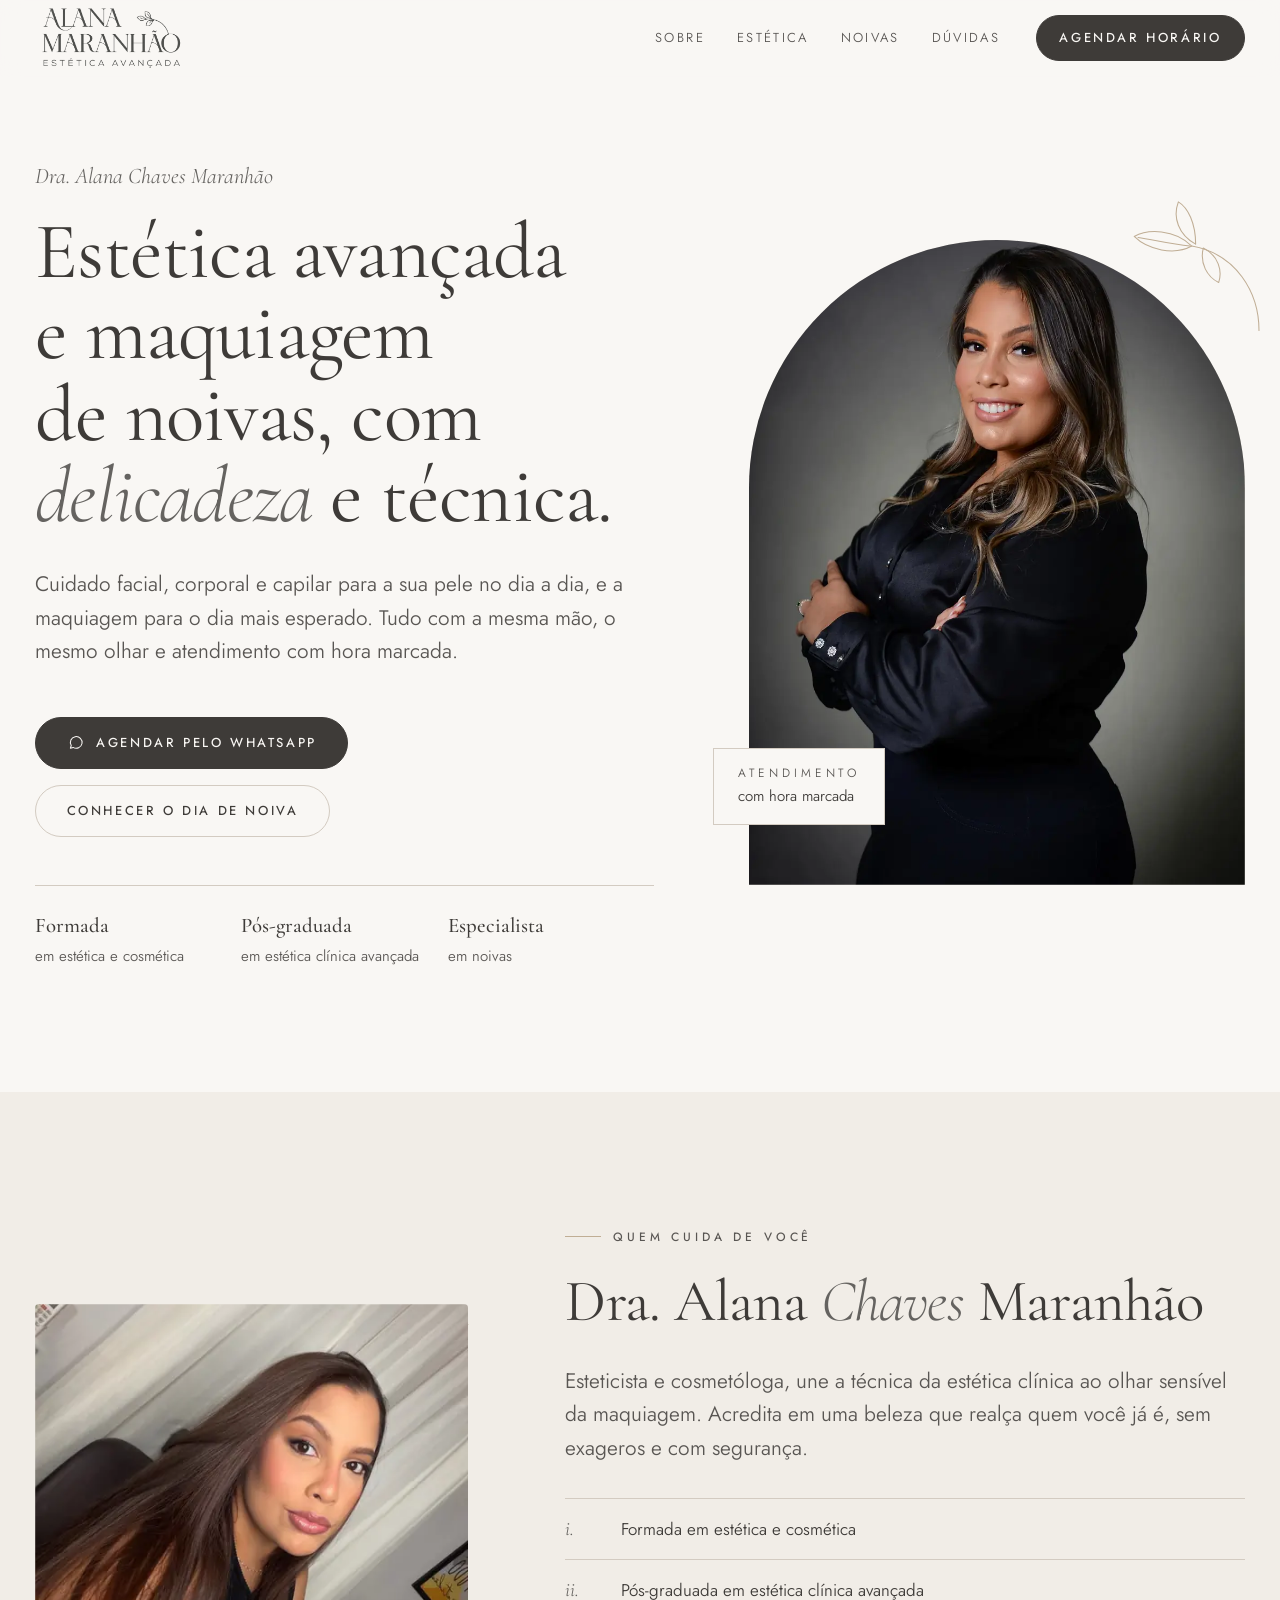
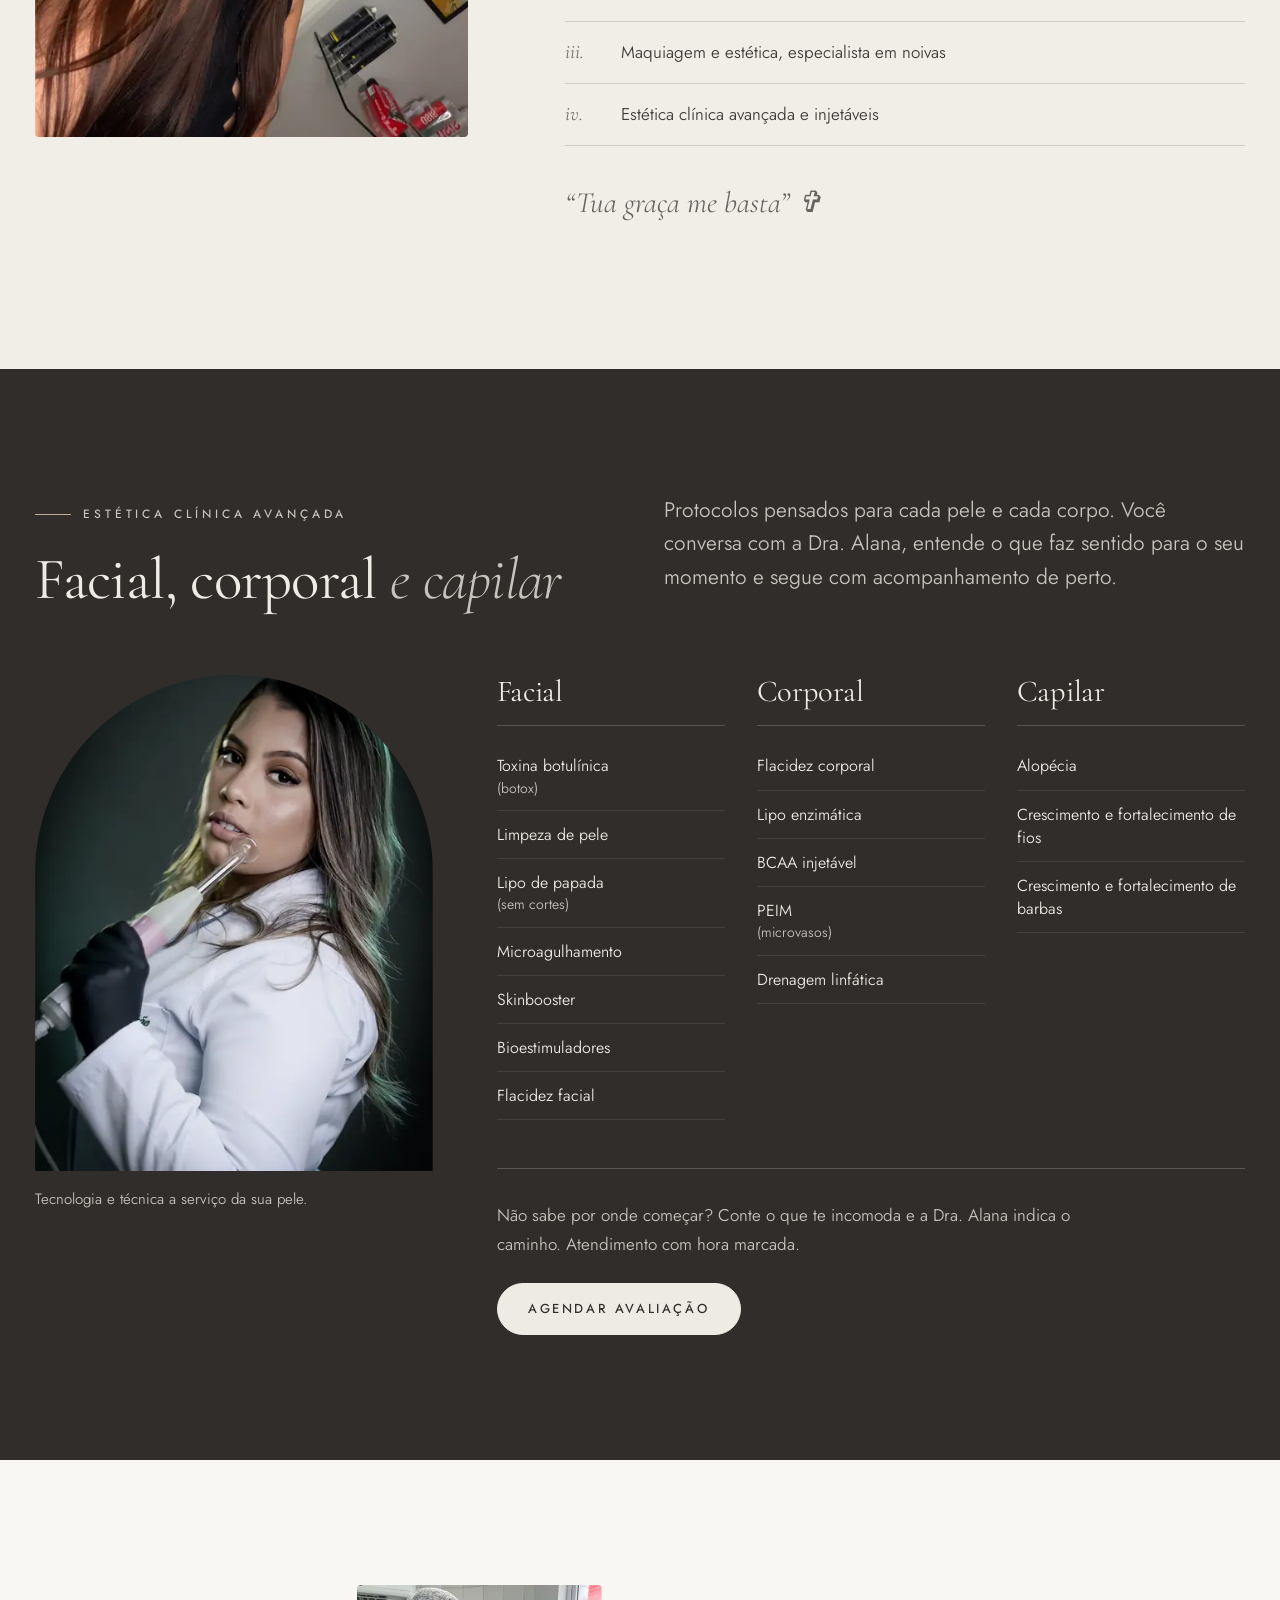
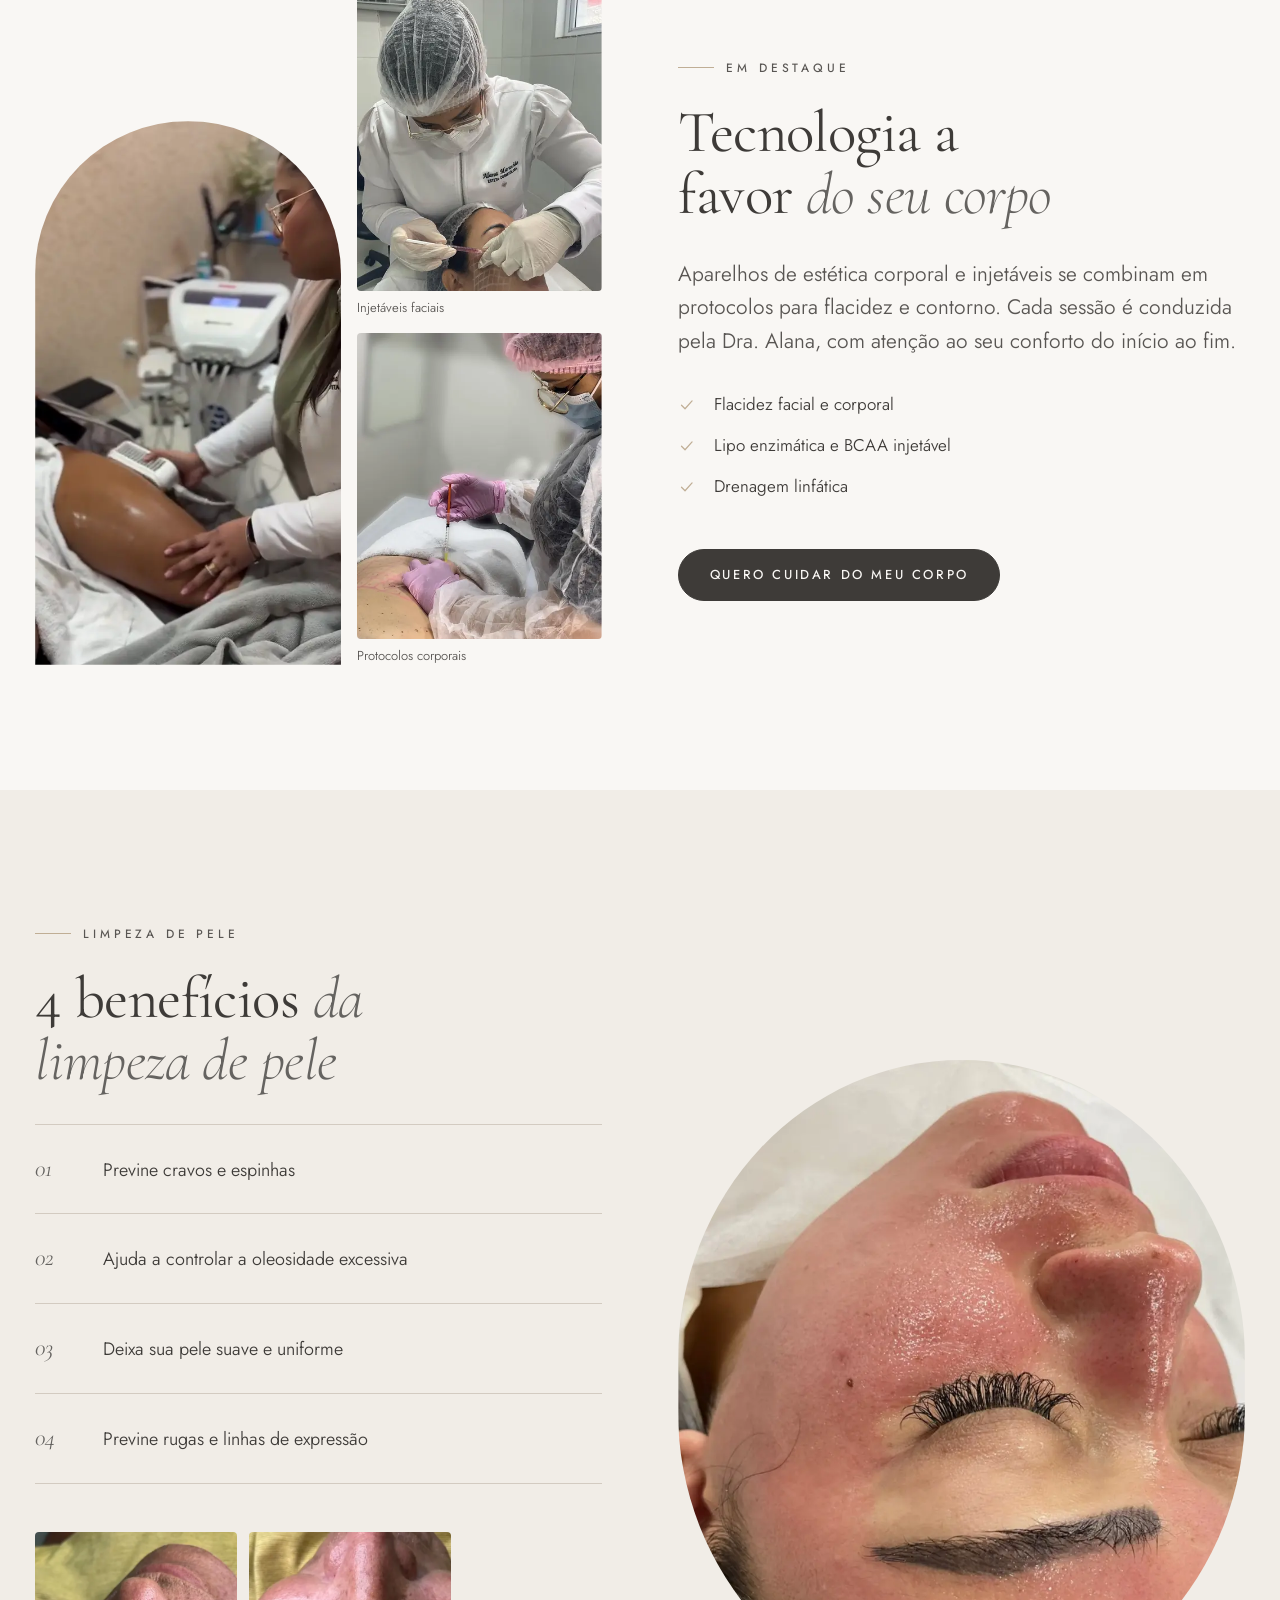
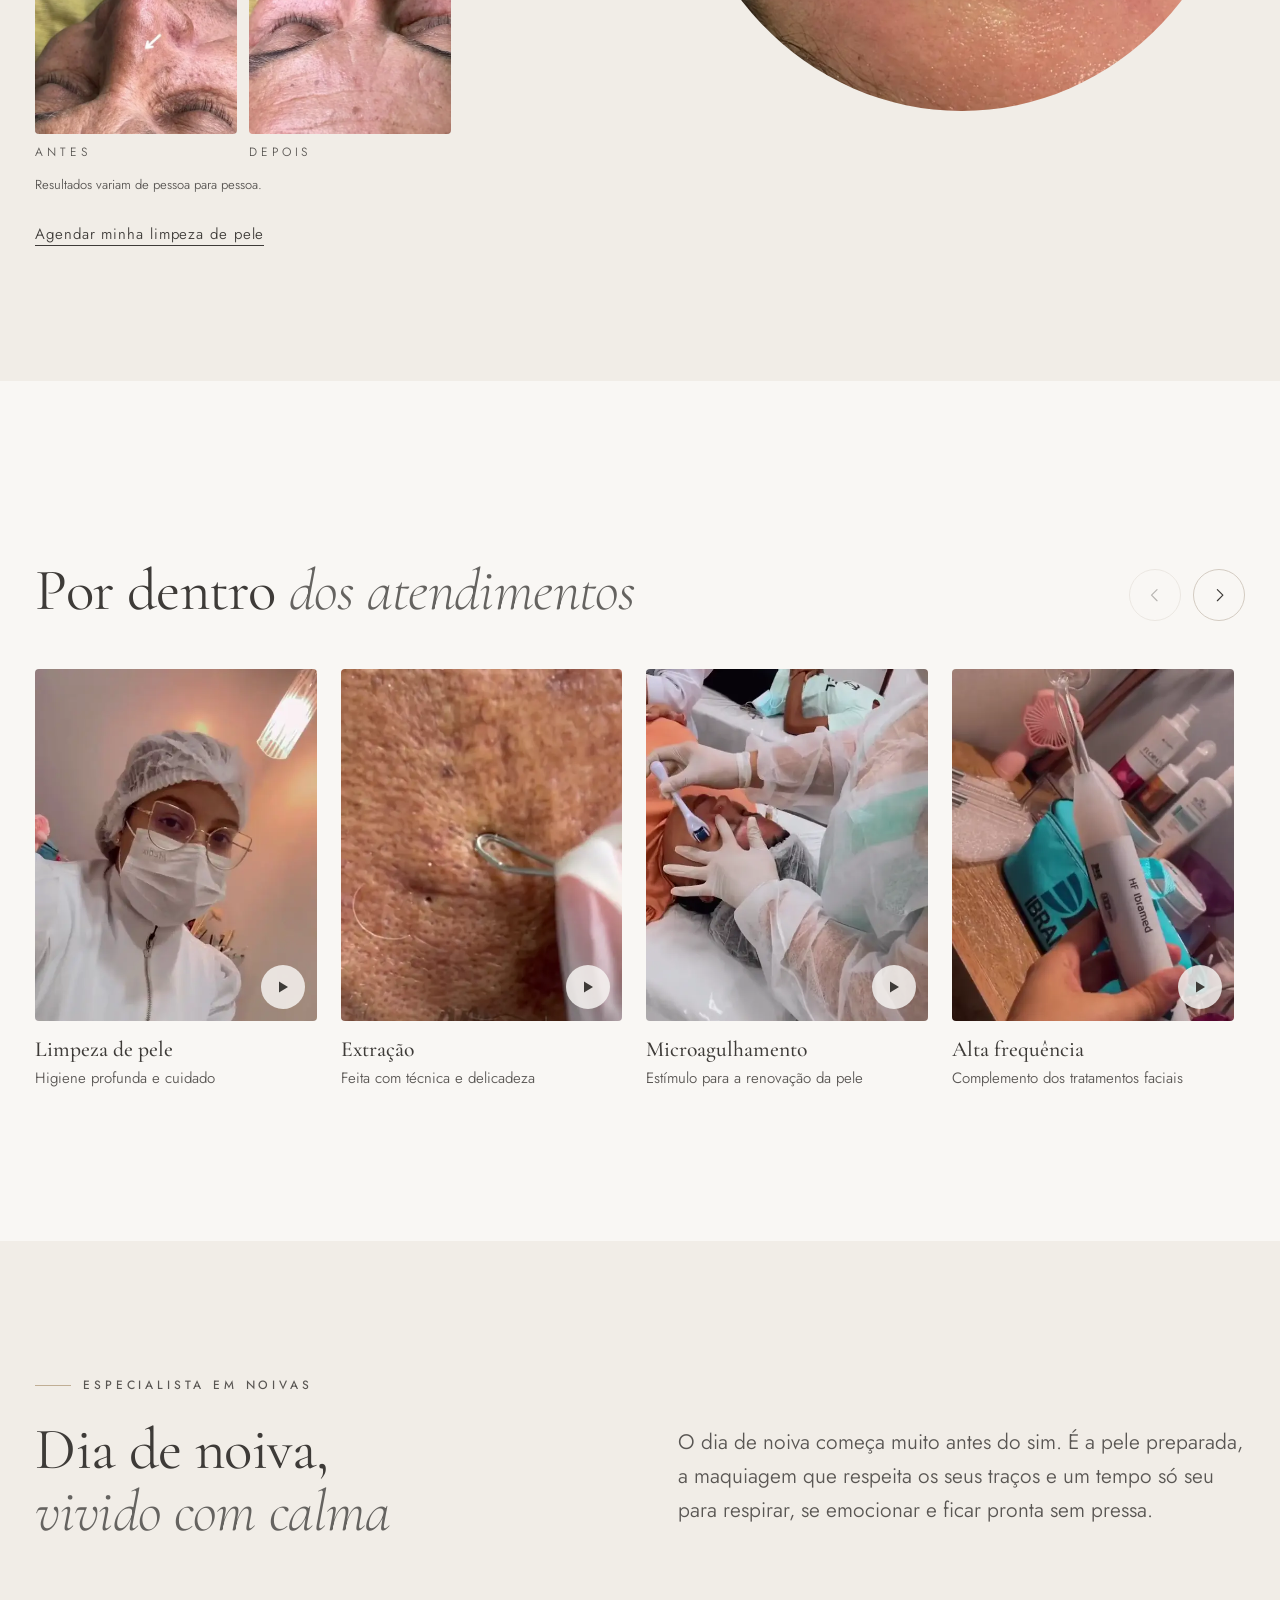
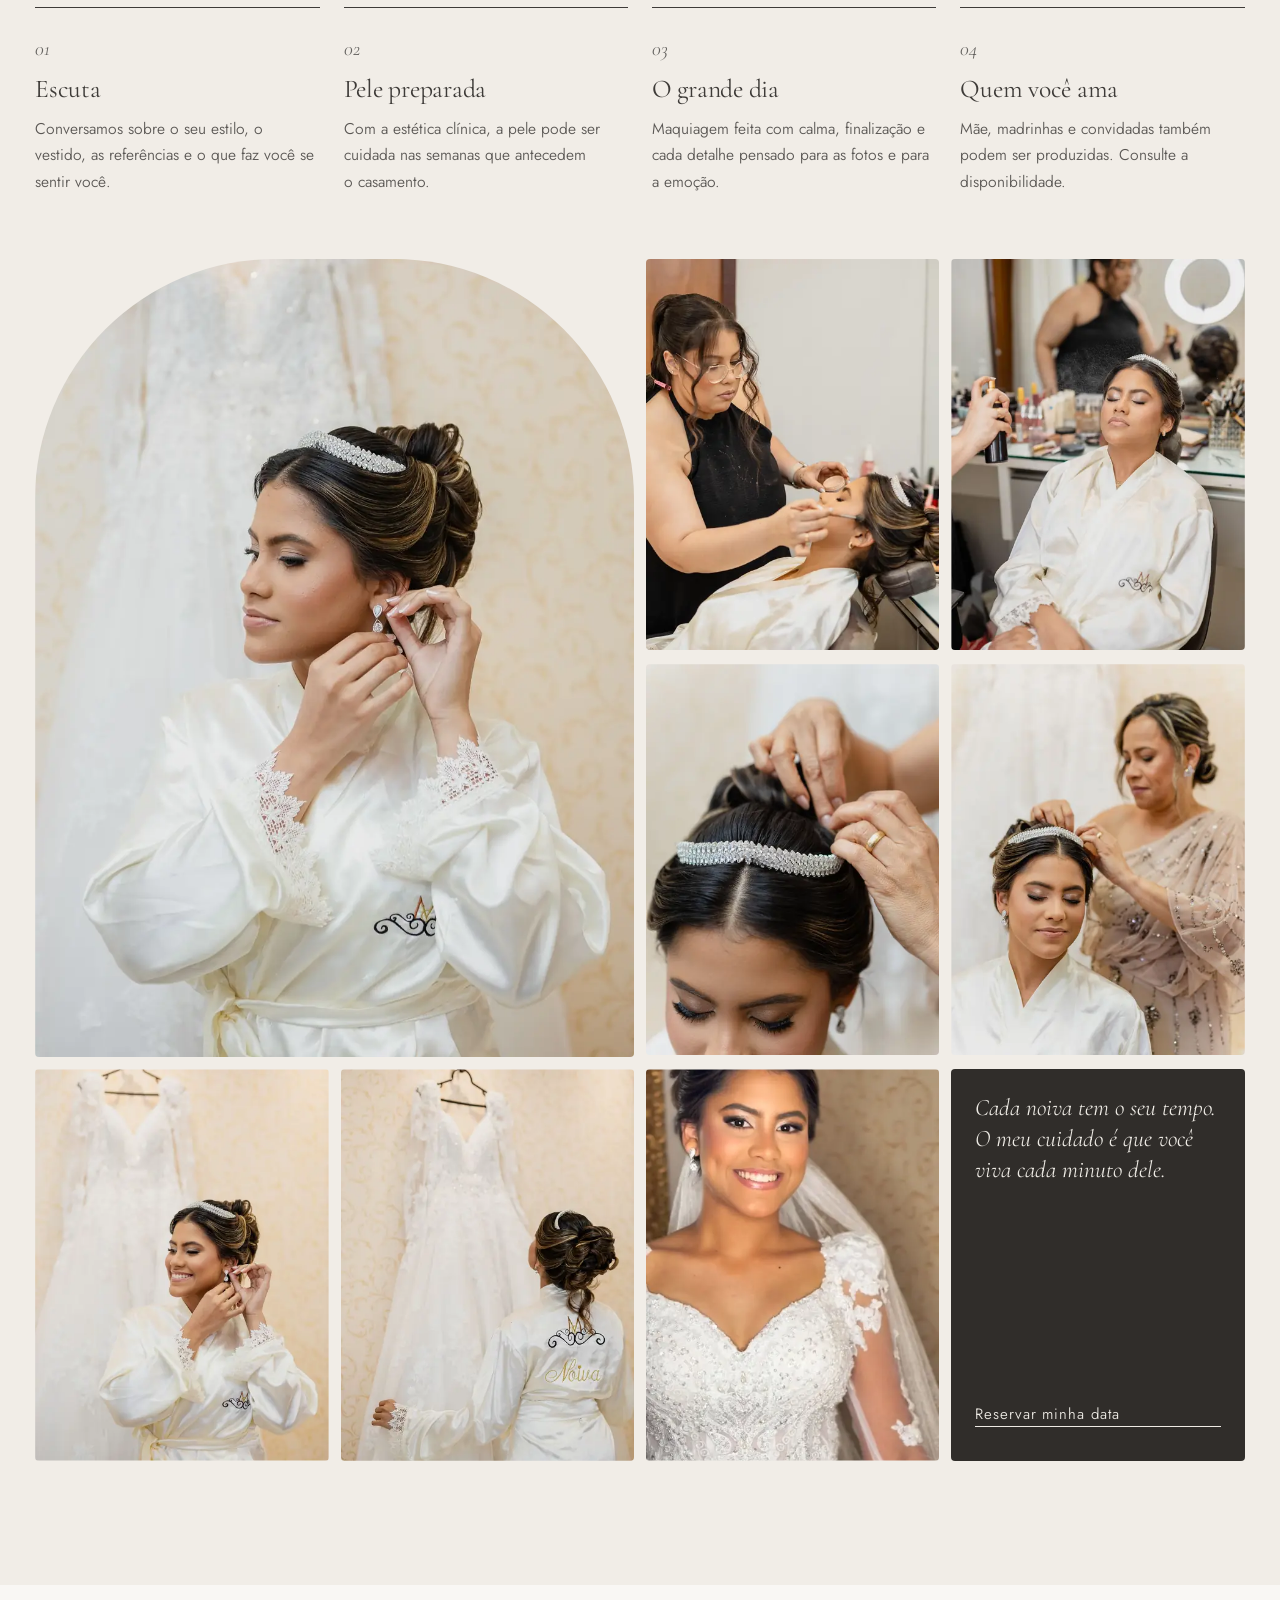
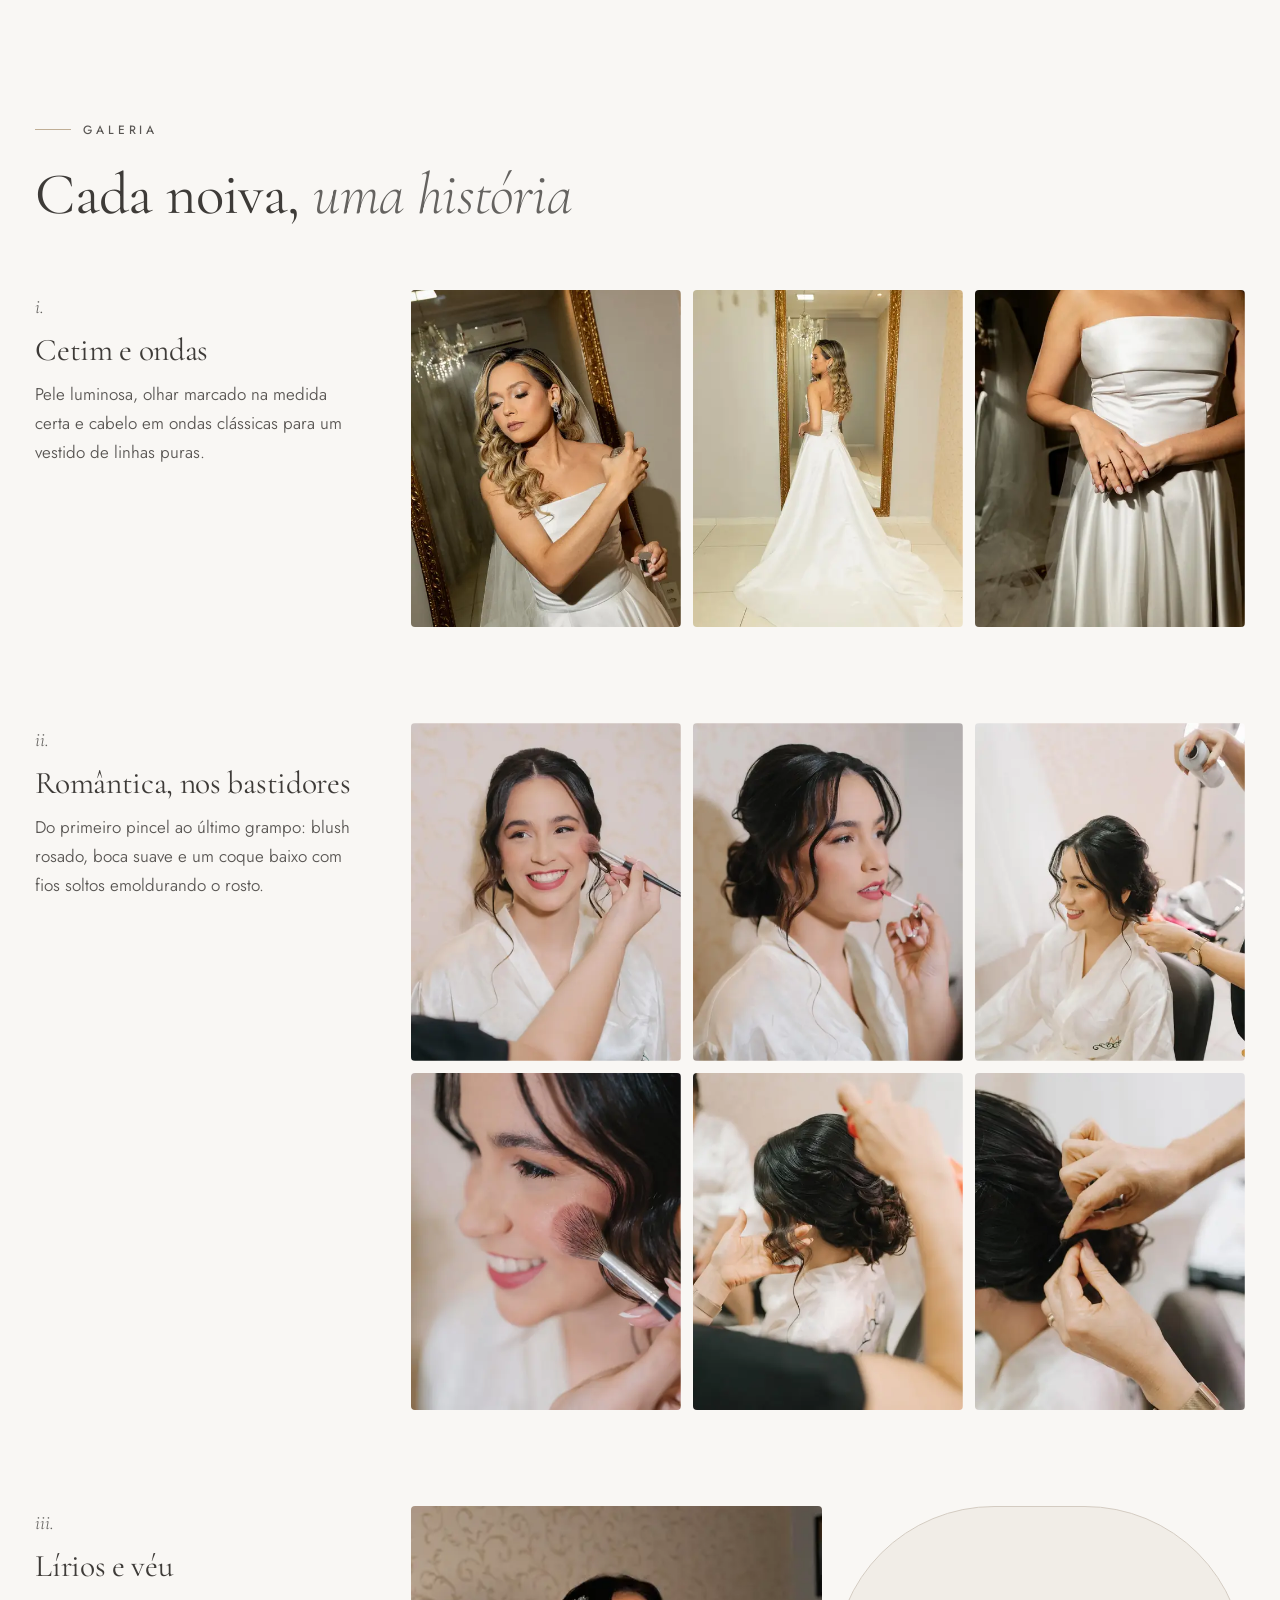
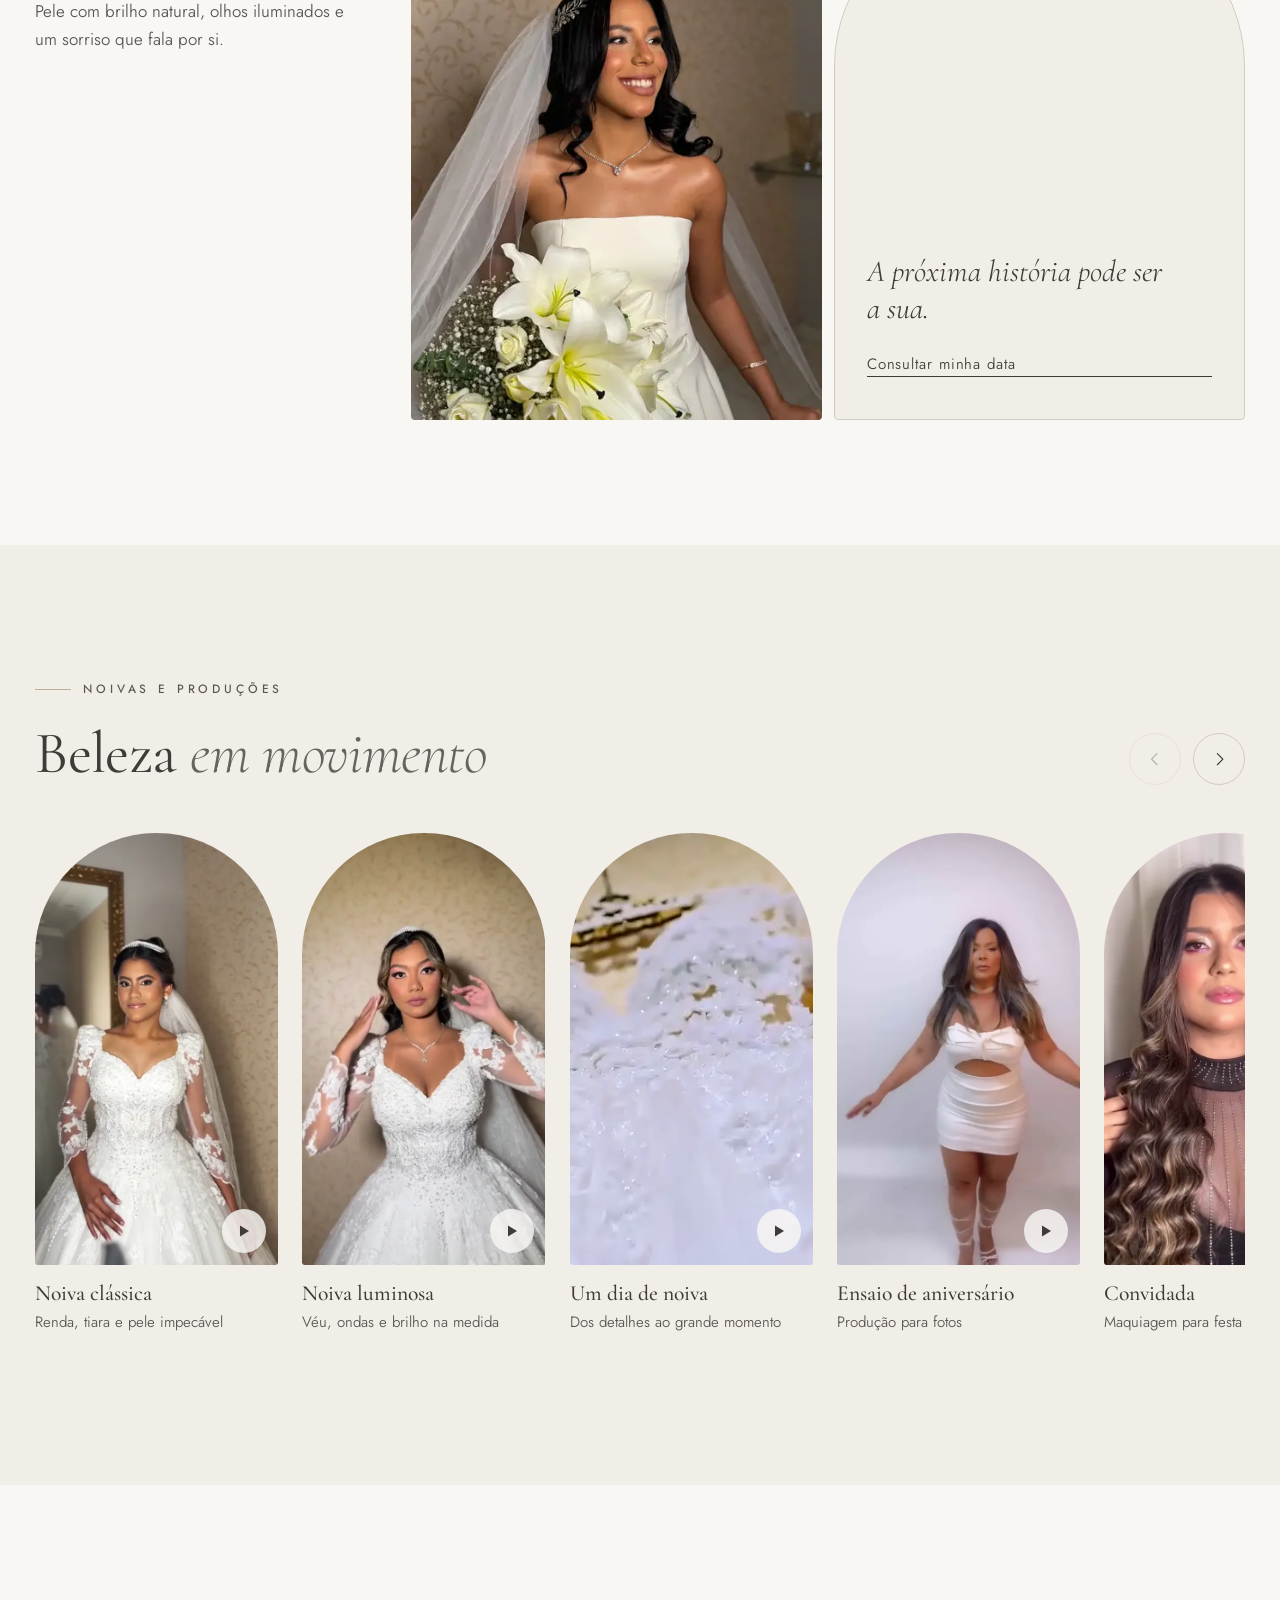
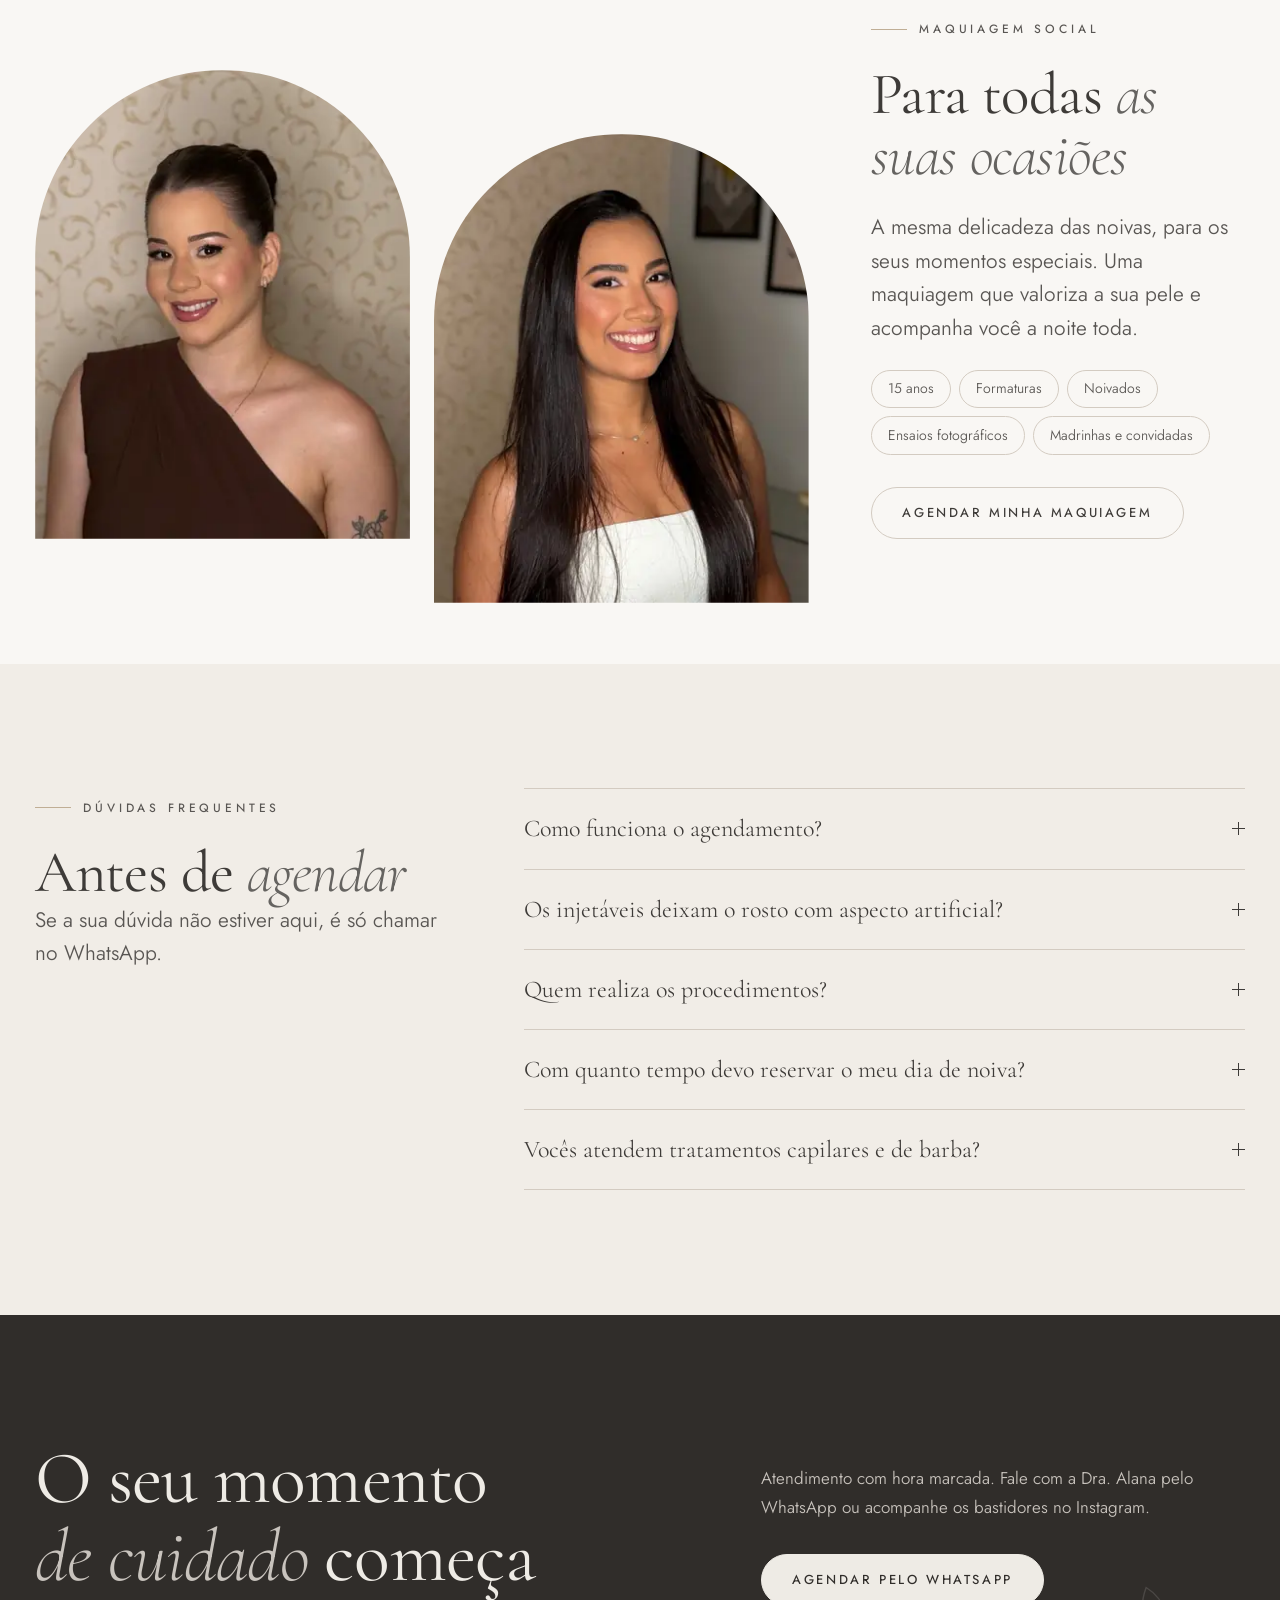
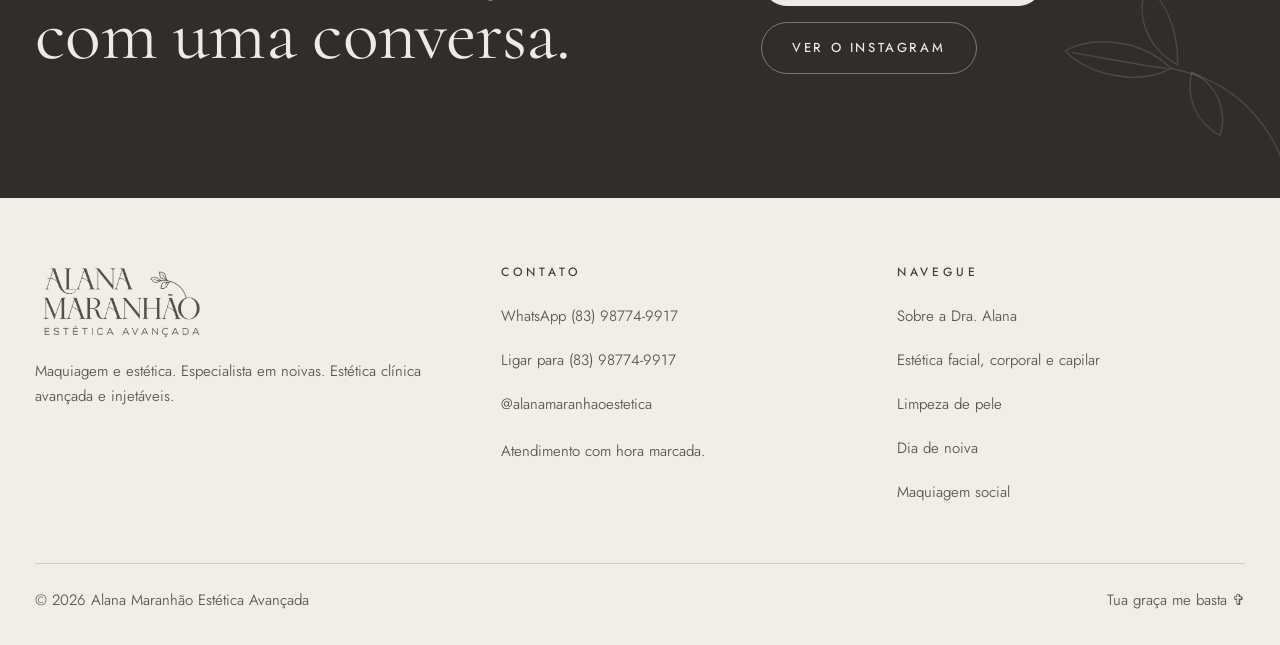
<file: index.html>
<!doctype html>
<html lang="pt-BR">
<head>
  <meta charset="utf-8">
  <meta name="viewport" content="width=device-width, initial-scale=1, viewport-fit=cover">

  <!-- SEO básico -->
  <title>Dra. Alana Maranhão | Estética Avançada e Noivas</title>
  <meta name="description" content="Estética clínica avançada e maquiagem para noivas com a Dra. Alana Chaves Maranhão. Facial, corporal, capilar e dia de noiva. Atendimento com hora marcada.">
  <meta name="robots" content="index, follow, max-image-preview:large">
  <!-- SITE_URL: troque "https://TROCAR-PELO-LINK-DO-VERCEL.vercel.app" pelo link de produção (veja README.md) -->
  <link rel="canonical" href="https://TROCAR-PELO-LINK-DO-VERCEL.vercel.app/">
  <meta name="theme-color" content="#EFECE6">

  <!-- Open Graph / Twitter -->
  <meta property="og:type" content="website">
  <meta property="og:locale" content="pt_BR">
  <meta property="og:site_name" content="Alana Maranhão Estética Avançada">
  <meta property="og:title" content="Dra. Alana Maranhão | Estética Avançada e Noivas">
  <meta property="og:description" content="Estética clínica avançada e maquiagem para noivas com a Dra. Alana Chaves Maranhão. Facial, corporal, capilar e dia de noiva. Atendimento com hora marcada.">
  <meta property="og:url" content="https://TROCAR-PELO-LINK-DO-VERCEL.vercel.app/">
  <!-- TODO: PREENCHER criar /og-image.jpg (1200x630 px) na raiz do projeto -->
  <meta property="og:image" content="https://TROCAR-PELO-LINK-DO-VERCEL.vercel.app/og-image.jpg">
  <meta property="og:image:width" content="1200">
  <meta property="og:image:height" content="630">
  <meta property="og:image:alt" content="Dra. Alana Chaves Maranhão, Estética Avançada">
  <meta name="twitter:card" content="summary_large_image">
  <meta name="twitter:title" content="Dra. Alana Maranhão | Estética Avançada e Noivas">
  <meta name="twitter:description" content="Estética clínica avançada e maquiagem para noivas com a Dra. Alana Chaves Maranhão. Facial, corporal, capilar e dia de noiva. Atendimento com hora marcada.">
  <meta name="twitter:image" content="https://TROCAR-PELO-LINK-DO-VERCEL.vercel.app/og-image.jpg">

  <!-- Favicons: TODO PREENCHER. Coloque os arquivos na RAIZ do projeto e remova o comentário abaixo.
  <link rel="icon" href="/favicon.ico" sizes="32x32">
  <link rel="icon" href="/favicon.svg" type="image/svg+xml">
  <link rel="apple-touch-icon" href="/apple-touch-icon.png">
  -->
  <link rel="manifest" href="/site.webmanifest">

  <!-- Fontes: 2 famílias, WOFF2 via Google Fonts, display=swap -->
  <link rel="preconnect" href="https://fonts.googleapis.com">
  <link rel="preconnect" href="https://fonts.gstatic.com" crossorigin>
  <link rel="stylesheet" href="https://fonts.googleapis.com/css2?family=Cormorant+Garamond:ital,wght@0,300;0,400;0,500;1,300;1,400&family=Jost:wght@300..500&display=swap">

  <link rel="preload" as="image" href="/assets/img/dra-retrato-960.webp" imagesrcset="/assets/img/dra-retrato-480.webp 480w, /assets/img/dra-retrato-960.webp 960w" imagesizes="(max-width: 960px) 90vw, 31rem" fetchpriority="high">
  <link rel="stylesheet" href="/assets/css/styles.css">
  <script src="/assets/js/main.js" defer></script>

  <!-- Dados estruturados: somente informações que constam no site -->
  <script type="application/ld+json">
  {
    "@context": "https://schema.org",
    "@type": "HealthAndBeautyBusiness",
    "@id": "https://TROCAR-PELO-LINK-DO-VERCEL.vercel.app/#negocio",
    "name": "Alana Maranhão Estética Avançada",
    "description": "Estética clínica avançada (facial, corporal e capilar) e maquiagem para noivas. Atendimento com hora marcada.",
    "url": "https://TROCAR-PELO-LINK-DO-VERCEL.vercel.app/",
    "image": "https://TROCAR-PELO-LINK-DO-VERCEL.vercel.app/assets/img/dra-retrato-960.webp",
    "logo": "https://TROCAR-PELO-LINK-DO-VERCEL.vercel.app/assets/img/logo-ink.webp",
    "telephone": "+55 83 98774-9917",
    "sameAs": ["https://www.instagram.com/alanamaranhaoestetica/"],
    "founder": {
      "@type": "Person",
      "name": "Alana Chaves Maranhão",
      "honorificPrefix": "Dra.",
      "jobTitle": "Esteta e cosmetóloga, pós-graduada em estética clínica avançada"
    }
  }
  </script>
  <!-- TODO: PREENCHER quando houver endereço. Adicionar ao JSON-LD acima:
  "address": { "@type": "PostalAddress", "streetAddress": "", "addressLocality": "", "addressRegion": "PB", "postalCode": "", "addressCountry": "BR" },
  "openingHours": ""
  -->
</head>
<body>
  <a class="skip-link" href="#conteudo">Pular para o conteúdo</a>

  <header class="site-header">
    <div class="container site-header__inner">
      <a class="brand" href="#inicio" aria-label="Alana Maranhão Estética Avançada, voltar ao início">
        <img src="/assets/img/logo-ink.webp" width="1100" height="519" alt="Alana Maranhão Estética Avançada">
      </a>
      <button class="menu-toggle" type="button" aria-expanded="false" aria-controls="menu" aria-label="Abrir menu"><span></span></button>
      <nav class="nav" id="menu" aria-label="Principal">
        <ul class="nav__list">
          <li><a href="#sobre">Sobre</a></li>
          <li><a href="#servicos">Estética</a></li>
          <li><a href="#dia-de-noiva">Noivas</a></li>
          <li><a href="#duvidas">Dúvidas</a></li>
        </ul>
        <a class="btn nav__cta" href="https://wa.me/5583987749917?text=Ol%C3%A1%2C%20Dra.%20Alana!%20Vim%20pelo%20site%20e%20gostaria%20de%20agendar%20um%20hor%C3%A1rio." target="_blank" rel="noopener noreferrer">Agendar horário</a>
      </nav>
    </div>
  </header>

  <main id="conteudo">

    <!-- HERO -->
    <section class="hero" id="inicio" aria-labelledby="titulo-principal">
      <div class="container hero__grid">
        <div>
          <p class="hero__name reveal">Dra. Alana Chaves Maranhão</p>
          <h1 id="titulo-principal" class="reveal" style="--d:80ms">Estética avançada e maquiagem de noivas, com <em>delicadeza</em> e técnica.</h1>
          <p class="lead hero__lead reveal" style="--d:160ms">Cuidado facial, corporal e capilar para a sua pele no dia a dia, e a maquiagem para o dia mais esperado. Tudo com a mesma mão, o mesmo olhar e atendimento com hora marcada.</p>
          <div class="hero__actions reveal" style="--d:240ms">
            <a class="btn" href="https://wa.me/5583987749917?text=Ol%C3%A1%2C%20Dra.%20Alana!%20Vim%20pelo%20site%20e%20gostaria%20de%20agendar%20um%20hor%C3%A1rio." target="_blank" rel="noopener noreferrer">
              <svg viewBox="0 0 24 24" aria-hidden="true"><path d="M4.6 19.4l1.2-3.7a8 8 0 1 1 2.6 2.6Z" fill="none" stroke="currentColor" stroke-width="1.4" stroke-linejoin="round"/></svg>
              Agendar pelo WhatsApp
            </a>
            <a class="btn btn--ghost" href="#dia-de-noiva">Conhecer o dia de noiva</a>
          </div>
          <ul class="hero__facts reveal" style="--d:320ms">
            <li><strong>Formada</strong>em estética e cosmética</li>
            <li><strong>Pós-graduada</strong>em estética clínica avançada</li>
            <li><strong>Especialista</strong>em noivas</li>
          </ul>
        </div>
        <div class="hero__media">
          <svg class="leaf" viewBox="0 0 160 140" aria-hidden="true">
            <path class="draw" pathLength="1" d="M150 136 C150 96 126 56 80 48"/>
            <path class="draw" pathLength="1" d="M80 48 C62 30 34 30 20 38 C34 52 62 58 80 48 Z"/>
            <path class="draw" pathLength="1" d="M24 39 C42 42 60 46 78 48"/>
            <path class="draw" pathLength="1" d="M84 46 C84 24 76 8 66 2 C60 18 66 36 84 46 Z"/>
            <path class="draw" pathLength="1" d="M92 50 C108 58 112 74 108 86 C96 80 88 66 92 50 Z"/>
          </svg>
          <div class="arch reveal-img">
            <img src="/assets/img/dra-retrato-960.webp" srcset="/assets/img/dra-retrato-480.webp 480w, /assets/img/dra-retrato-960.webp 960w" sizes="(max-width: 960px) 90vw, 31rem" width="960" height="1199" alt="Retrato da Dra. Alana Chaves Maranhão sorrindo, de braços cruzados, com camisa preta de cetim" fetchpriority="high" decoding="async">
          </div>
          <p class="hero__badge reveal" style="--d:400ms"><span>Atendimento</span>com hora marcada</p>
        </div>
      </div>
    </section>

    <!-- SOBRE -->
    <section class="section section--cream about" id="sobre" aria-labelledby="titulo-sobre">
      <div class="container about__grid">
        <figure class="about__photo reveal-img" style="margin:0">
          <img src="/assets/img/dra-selfie-960.webp" srcset="/assets/img/dra-selfie-480.webp 480w, /assets/img/dra-selfie-960.webp 960w" sizes="(max-width: 860px) 90vw, 30vw" width="960" height="960" alt="Dra. Alana Maranhão em seu espaço de atendimento, com maquiagem suave" loading="lazy" decoding="async">
        </figure>
        <div>
          <p class="eyebrow reveal">Quem cuida de você</p>
          <h2 id="titulo-sobre" class="reveal" style="--d:80ms">Dra. Alana <em>Chaves</em> Maranhão</h2>
          <p class="lead reveal" style="--d:140ms">Esteticista e cosmetóloga, une a técnica da estética clínica ao olhar sensível da maquiagem. Acredita em uma beleza que realça quem você já é, sem exageros e com segurança.</p>
          <ul class="credentials reveal" style="--d:200ms">
            <li><span class="num">i.</span><span>Formada em estética e cosmética</span></li>
            <li><span class="num">ii.</span><span>Pós-graduada em estética clínica avançada</span></li>
            <li><span class="num">iii.</span><span>Maquiagem e estética, especialista em noivas</span></li>
            <li><span class="num">iv.</span><span>Estética clínica avançada e injetáveis</span></li>
          </ul>
          <p class="faith reveal" style="--d:260ms">“Tua graça me basta” ✞</p>
        </div>
      </div>
    </section>

    <!-- SERVIÇOS (invertida) -->
    <section class="section section--deep services" id="servicos" aria-labelledby="titulo-servicos">
      <div class="container">
        <div class="services__head">
          <div>
            <p class="eyebrow reveal">Estética clínica avançada</p>
            <h2 id="titulo-servicos" class="reveal" style="--d:80ms">Facial, corporal <em>e capilar</em></h2>
          </div>
          <p class="lead reveal" style="--d:160ms">Protocolos pensados para cada pele e cada corpo. Você conversa com a Dra. Alana, entende o que faz sentido para o seu momento e segue com acompanhamento de perto.</p>
        </div>
        <div class="services__grid">
          <figure class="services__photo" style="margin:0">
            <div class="arch reveal-img">
              <img src="/assets/img/dra-jaleco-960.webp" srcset="/assets/img/dra-jaleco-480.webp 480w, /assets/img/dra-jaleco-960.webp 960w" sizes="(max-width: 860px) 80vw, 26vw" width="960" height="1200" alt="Dra. Alana de jaleco branco e luvas segurando um aparelho de alta frequência" loading="lazy" decoding="async">
            </div>
            <figcaption>Tecnologia e técnica a serviço da sua pele.</figcaption>
          </figure>
          <div>
            <div class="services__cols">
              <div class="service-group reveal">
                <h3>Facial</h3>
                <ul>
                  <li>Toxina botulínica <small>(botox)</small></li>
                  <li>Limpeza de pele</li>
                  <li>Lipo de papada <small>(sem cortes)</small></li>
                  <li>Microagulhamento</li>
                  <li>Skinbooster</li>
                  <li>Bioestimuladores</li>
                  <li>Flacidez facial</li>
                </ul>
              </div>
              <div class="service-group reveal" style="--d:100ms">
                <h3>Corporal</h3>
                <ul>
                  <li>Flacidez corporal</li>
                  <li>Lipo enzimática</li>
                  <li>BCAA injetável</li>
                  <li>PEIM <small>(microvasos)</small></li>
                  <li>Drenagem linfática</li>
                </ul>
              </div>
              <div class="service-group reveal" style="--d:200ms">
                <h3>Capilar</h3>
                <ul>
                  <li>Alopécia</li>
                  <li>Crescimento e fortalecimento de fios</li>
                  <li>Crescimento e fortalecimento de barbas</li>
                </ul>
              </div>
            </div>
            <div class="services__note reveal">
              <p>Não sabe por onde começar? Conte o que te incomoda e a Dra. Alana indica o caminho. Atendimento com hora marcada.</p>
              <a class="btn btn--light" href="https://wa.me/5583987749917?text=Ol%C3%A1%2C%20Dra.%20Alana!%20Gostaria%20de%20agendar%20uma%20avalia%C3%A7%C3%A3o%20de%20est%C3%A9tica." target="_blank" rel="noopener noreferrer">Agendar avaliação</a>
            </div>
          </div>
        </div>
      </div>
    </section>

    <!-- DESTAQUE: tecnologia corporal -->
    <section class="section feature" id="destaque" aria-labelledby="titulo-destaque">
      <div class="container feature__grid">
        <div class="feature__media">
          <div class="feature__video reveal-img">
            <video data-autoplay muted loop playsinline preload="none" poster="/assets/video/destaque-corporal-poster.webp" width="540" height="960" aria-label="Vídeo: Dra. Alana aplicando tecnologia de estética corporal no abdômen de uma paciente">
              <source src="/assets/video/destaque-corporal.mp4" type="video/mp4">
            </video>
          </div>
          <div class="feature__stack">
            <figure style="margin:0" class="reveal-img" >
              <img src="/assets/img/estetica-injetavel-facial-480.webp" srcset="/assets/img/estetica-injetavel-facial-480.webp 480w, /assets/img/estetica-injetavel-facial-960.webp 960w" sizes="(max-width: 860px) 40vw, 18vw" width="480" height="543" alt="Dra. Alana, com touca e máscara, realizando aplicação injetável no rosto de uma paciente" loading="lazy" decoding="async">
              <figcaption>Injetáveis faciais</figcaption>
            </figure>
            <figure style="margin:0; --d:120ms" class="reveal-img">
              <img src="/assets/img/estetica-injetavel-corporal-480.webp" srcset="/assets/img/estetica-injetavel-corporal-480.webp 480w, /assets/img/estetica-injetavel-corporal-960.webp 960w" sizes="(max-width: 860px) 40vw, 18vw" width="480" height="600" alt="Dra. Alana com luvas rosa realizando aplicação injetável corporal" loading="lazy" decoding="async">
              <figcaption>Protocolos corporais</figcaption>
            </figure>
          </div>
        </div>
        <div>
          <p class="eyebrow reveal">Em destaque</p>
          <h2 id="titulo-destaque" class="reveal" style="--d:80ms">Tecnologia a favor <em>do seu corpo</em></h2>
          <p class="lead reveal" style="--d:140ms">Aparelhos de estética corporal e injetáveis se combinam em protocolos para flacidez e contorno. Cada sessão é conduzida pela Dra. Alana, com atenção ao seu conforto do início ao fim.</p>
          <ul class="checks reveal" style="--d:200ms">
            <li><svg viewBox="0 0 20 20" aria-hidden="true"><path d="M4 10.5l4 4 8-9"/></svg><span>Flacidez facial e corporal</span></li>
            <li><svg viewBox="0 0 20 20" aria-hidden="true"><path d="M4 10.5l4 4 8-9"/></svg><span>Lipo enzimática e BCAA injetável</span></li>
            <li><svg viewBox="0 0 20 20" aria-hidden="true"><path d="M4 10.5l4 4 8-9"/></svg><span>Drenagem linfática</span></li>
          </ul>
          <a class="btn reveal" style="--d:260ms" href="https://wa.me/5583987749917?text=Ol%C3%A1%2C%20Dra.%20Alana!%20Gostaria%20de%20agendar%20uma%20avalia%C3%A7%C3%A3o%20de%20est%C3%A9tica." target="_blank" rel="noopener noreferrer">Quero cuidar do meu corpo</a>
        </div>
      </div>
    </section>

    <!-- LIMPEZA DE PELE -->
    <section class="section section--cream skin" id="limpeza-de-pele" aria-labelledby="titulo-limpeza">
      <div class="container skin__grid">
        <div>
          <p class="eyebrow reveal">Limpeza de pele</p>
          <h2 id="titulo-limpeza" class="reveal" style="--d:80ms">4 benefícios <em>da limpeza de pele</em></h2>
          <ol class="benefits reveal" style="--d:160ms">
            <li>Previne cravos e espinhas</li>
            <li>Ajuda a controlar a oleosidade excessiva</li>
            <li>Deixa sua pele suave e uniforme</li>
            <li>Previne rugas e linhas de expressão</li>
          </ol>
          <div class="results reveal" style="--d:220ms">
            <figure>
              <img src="/assets/img/resultado-antes-480.webp" width="480" height="514" alt="Pele de paciente antes do tratamento facial, com poros e manchas aparentes" loading="lazy" decoding="async">
              <figcaption>Antes</figcaption>
            </figure>
            <figure>
              <img src="/assets/img/resultado-depois-480.webp" width="480" height="497" alt="Pele da mesma paciente depois do tratamento facial, com aspecto mais uniforme" loading="lazy" decoding="async">
              <figcaption>Depois</figcaption>
            </figure>
          </div>
          <p class="results-note">Resultados variam de pessoa para pessoa.</p>
          <a class="link-line" href="https://wa.me/5583987749917?text=Ol%C3%A1%2C%20Dra.%20Alana!%20Gostaria%20de%20agendar%20uma%20limpeza%20de%20pele." target="_blank" rel="noopener noreferrer">Agendar minha limpeza de pele</a>
        </div>
        <div class="skin__photo">
          <span class="skin__big-num" aria-hidden="true">4</span>
          <div class="oval reveal-img">
            <img src="/assets/img/limpeza-hiperemia-960.webp" srcset="/assets/img/limpeza-hiperemia-480.webp 480w, /assets/img/limpeza-hiperemia-960.webp 960w" sizes="(max-width: 860px) 90vw, 40vw" width="960" height="1108" alt="Rosto de paciente durante a limpeza de pele, com a pele levemente rosada e preparada para receber os ativos" loading="lazy" decoding="async">
          </div>
        </div>
      </div>
    </section>

    <!-- CARROSSEL ESTÉTICA -->
    <section class="section" id="estetica-em-video" aria-labelledby="titulo-estetica-video">
      <div class="container" data-carousel>
        <div class="carousel__head">
          <div>
            <p class="eyebrow reveal">Rosto, pele e corpo</p>
            <h2 id="titulo-estetica-video" class="reveal" style="--d:80ms">Por dentro <em>dos atendimentos</em></h2>
          </div>
          <div class="carousel__controls">
            <button class="icon-btn" type="button" data-prev aria-label="Vídeos anteriores"><svg viewBox="0 0 20 20" aria-hidden="true"><path d="M12 4l-6 6 6 6"/></svg></button>
            <button class="icon-btn" type="button" data-next aria-label="Próximos vídeos"><svg viewBox="0 0 20 20" aria-hidden="true"><path d="M8 4l6 6-6 6"/></svg></button>
          </div>
        </div>
        <div class="carousel__track carousel--wide" tabindex="0" aria-label="Vídeos de estética">
          <figure class="reel">
            <div class="reel__frame">
              <video data-autoplay muted loop playsinline preload="none" poster="/assets/video/estetica-limpeza-de-pele-poster.webp" width="540" height="676" aria-label="Dra. Alana paramentada para um atendimento de limpeza de pele"><source src="/assets/video/estetica-limpeza-de-pele.mp4" type="video/mp4"></video>
              <button class="reel__toggle" type="button" aria-pressed="false" aria-label="Reproduzir vídeo"><svg class="i-play" viewBox="0 0 14 14" aria-hidden="true"><path d="M3 1.5v11l9-5.5z"/></svg><svg class="i-pause" viewBox="0 0 14 14" aria-hidden="true"><path d="M3 1.5h3v11H3zM8 1.5h3v11H8z"/></svg></button>
            </div>
            <figcaption><strong>Limpeza de pele</strong><span>Higiene profunda e cuidado</span></figcaption>
          </figure>
          <figure class="reel">
            <div class="reel__frame">
              <video data-autoplay muted loop playsinline preload="none" poster="/assets/video/estetica-extracao-poster.webp" width="540" height="676" aria-label="Extração cuidadosa durante limpeza de pele"><source src="/assets/video/estetica-extracao.mp4" type="video/mp4"></video>
              <button class="reel__toggle" type="button" aria-pressed="false" aria-label="Reproduzir vídeo"><svg class="i-play" viewBox="0 0 14 14" aria-hidden="true"><path d="M3 1.5v11l9-5.5z"/></svg><svg class="i-pause" viewBox="0 0 14 14" aria-hidden="true"><path d="M3 1.5h3v11H3zM8 1.5h3v11H8z"/></svg></button>
            </div>
            <figcaption><strong>Extração</strong><span>Feita com técnica e delicadeza</span></figcaption>
          </figure>
          <figure class="reel">
            <div class="reel__frame">
              <video data-autoplay muted loop playsinline preload="none" poster="/assets/video/estetica-microagulhamento-poster.webp" width="540" height="676" aria-label="Sessão de microagulhamento facial"><source src="/assets/video/estetica-microagulhamento.mp4" type="video/mp4"></video>
              <button class="reel__toggle" type="button" aria-pressed="false" aria-label="Reproduzir vídeo"><svg class="i-play" viewBox="0 0 14 14" aria-hidden="true"><path d="M3 1.5v11l9-5.5z"/></svg><svg class="i-pause" viewBox="0 0 14 14" aria-hidden="true"><path d="M3 1.5h3v11H3zM8 1.5h3v11H8z"/></svg></button>
            </div>
            <figcaption><strong>Microagulhamento</strong><span>Estímulo para a renovação da pele</span></figcaption>
          </figure>
          <figure class="reel">
            <div class="reel__frame">
              <video data-autoplay muted loop playsinline preload="none" poster="/assets/video/estetica-alta-frequencia-poster.webp" width="540" height="676" aria-label="Aparelho de alta frequência usado nos tratamentos faciais"><source src="/assets/video/estetica-alta-frequencia.mp4" type="video/mp4"></video>
              <button class="reel__toggle" type="button" aria-pressed="false" aria-label="Reproduzir vídeo"><svg class="i-play" viewBox="0 0 14 14" aria-hidden="true"><path d="M3 1.5v11l9-5.5z"/></svg><svg class="i-pause" viewBox="0 0 14 14" aria-hidden="true"><path d="M3 1.5h3v11H3zM8 1.5h3v11H8z"/></svg></button>
            </div>
            <figcaption><strong>Alta frequência</strong><span>Complemento dos tratamentos faciais</span></figcaption>
          </figure>
          <figure class="reel">
            <div class="reel__frame">
              <video data-autoplay muted loop playsinline preload="none" poster="/assets/video/estetica-corporal-tecnologia-poster.webp" width="540" height="676" aria-label="Preparação de paciente para protocolo corporal com aparelho"><source src="/assets/video/estetica-corporal-tecnologia.mp4" type="video/mp4"></video>
              <button class="reel__toggle" type="button" aria-pressed="false" aria-label="Reproduzir vídeo"><svg class="i-play" viewBox="0 0 14 14" aria-hidden="true"><path d="M3 1.5v11l9-5.5z"/></svg><svg class="i-pause" viewBox="0 0 14 14" aria-hidden="true"><path d="M3 1.5h3v11H3zM8 1.5h3v11H8z"/></svg></button>
            </div>
            <figcaption><strong>Protocolo corporal</strong><span>Tecnologia para o seu contorno</span></figcaption>
          </figure>
        </div>
      </div>
    </section>

    <!-- DIA DE NOIVA -->
    <section class="section section--cream bride" id="dia-de-noiva" aria-labelledby="titulo-noiva">
      <div class="container">
        <div class="bride__intro">
          <div>
            <p class="eyebrow reveal">Especialista em noivas</p>
            <h2 id="titulo-noiva" class="reveal" style="--d:80ms">Dia de noiva, <em>vivido com calma</em></h2>
          </div>
          <p class="lead reveal" style="--d:160ms">O dia de noiva começa muito antes do sim. É a pele preparada, a maquiagem que respeita os seus traços e um tempo só seu para respirar, se emocionar e ficar pronta sem pressa.</p>
        </div>

        <ol class="steps">
          <li class="step reveal"><span class="num">01</span><h3>Escuta</h3><p>Conversamos sobre o seu estilo, o vestido, as referências e o que faz você se sentir você.</p></li>
          <li class="step reveal" style="--d:90ms"><span class="num">02</span><h3>Pele preparada</h3><p>Com a estética clínica, a pele pode ser cuidada nas semanas que antecedem o casamento.</p></li>
          <li class="step reveal" style="--d:180ms"><span class="num">03</span><h3>O grande dia</h3><p>Maquiagem feita com calma, finalização e cada detalhe pensado para as fotos e para a emoção.</p></li>
          <li class="step reveal" style="--d:270ms"><span class="num">04</span><h3>Quem você ama</h3><p>Mãe, madrinhas e convidadas também podem ser produzidas. Consulte a disponibilidade.</p></li>
        </ol>

        <div class="mosaic">
          <figure class="is-hero reveal-img">
            <img src="/assets/img/noiva-a-brinco-960.webp" srcset="/assets/img/noiva-a-brinco-480.webp 480w, /assets/img/noiva-a-brinco-960.webp 960w" sizes="(max-width: 720px) 95vw, 50vw" width="960" height="1280" alt="Noiva de robe de cetim colocando o brinco, com coque, tiara de cristais e o vestido ao fundo" loading="lazy" decoding="async">
          </figure>
          <figure class="reveal-img" style="--d:60ms"><img src="/assets/img/noiva-a-maquiagem-480.webp" srcset="/assets/img/noiva-a-maquiagem-480.webp 480w, /assets/img/noiva-a-maquiagem-960.webp 960w" sizes="(max-width: 720px) 48vw, 24vw" width="480" height="640" alt="Dra. Alana maquiando a noiva, que está reclinada de olhos fechados" loading="lazy" decoding="async"></figure>
          <figure class="reveal-img" style="--d:120ms"><img src="/assets/img/noiva-a-fixador-480.webp" srcset="/assets/img/noiva-a-fixador-480.webp 480w, /assets/img/noiva-a-fixador-960.webp 960w" sizes="(max-width: 720px) 48vw, 24vw" width="480" height="640" alt="Finalização da maquiagem da noiva com bruma fixadora" loading="lazy" decoding="async"></figure>
          <figure class="reveal-img" style="--d:60ms"><img src="/assets/img/noiva-a-tiara-detalhe-480.webp" srcset="/assets/img/noiva-a-tiara-detalhe-480.webp 480w, /assets/img/noiva-a-tiara-detalhe-960.webp 960w" sizes="(max-width: 720px) 48vw, 24vw" width="480" height="640" alt="Detalhe da tiara de cristais sendo ajustada no cabelo da noiva" loading="lazy" decoding="async"></figure>
          <figure class="reveal-img" style="--d:120ms"><img src="/assets/img/noiva-a-mae-480.webp" srcset="/assets/img/noiva-a-mae-480.webp 480w, /assets/img/noiva-a-mae-960.webp 960w" sizes="(max-width: 720px) 48vw, 24vw" width="480" height="640" alt="Mãe da noiva colocando a tiara na filha, que sorri de olhos fechados" loading="lazy" decoding="async"></figure>
          <figure class="reveal-img"><img src="/assets/img/noiva-a-sorriso-480.webp" srcset="/assets/img/noiva-a-sorriso-480.webp 480w, /assets/img/noiva-a-sorriso-960.webp 960w" sizes="(max-width: 720px) 48vw, 24vw" width="480" height="640" alt="Noiva sorrindo enquanto coloca os brincos diante do vestido" loading="lazy" decoding="async"></figure>
          <figure class="reveal-img" style="--d:60ms"><img src="/assets/img/noiva-a-vestido-480.webp" srcset="/assets/img/noiva-a-vestido-480.webp 480w, /assets/img/noiva-a-vestido-960.webp 960w" sizes="(max-width: 720px) 48vw, 24vw" width="480" height="640" alt="Noiva de costas, com robe bordado com a palavra Noiva, olhando o vestido pendurado" loading="lazy" decoding="async"></figure>
          <figure class="reveal-img is-wide-mobile" style="--d:120ms"><img src="/assets/img/noiva-a-vestida-480.webp" width="480" height="852" alt="Noiva pronta, de vestido rendado, véu e tiara, sorrindo" loading="lazy" decoding="async"></figure>
          <figure class="mosaic__note reveal" style="--d:180ms">
            <p>Cada noiva tem o seu tempo. O meu cuidado é que você viva cada minuto dele.</p>
            <a class="link-line" href="https://wa.me/5583987749917?text=Ol%C3%A1%2C%20Dra.%20Alana!%20Vou%20me%20casar%20e%20gostaria%20de%20saber%20sobre%20o%20dia%20de%20noiva." target="_blank" rel="noopener noreferrer">Reservar minha data</a>
          </figure>
        </div>
      </div>
    </section>

    <!-- GALERIA POR NOIVA -->
    <section class="section" id="noivas" aria-labelledby="titulo-galeria">
      <div class="container">
        <p class="eyebrow reveal">Galeria</p>
        <h2 id="titulo-galeria" class="reveal" style="--d:80ms; margin-bottom: var(--space-8)">Cada noiva, <em>uma história</em></h2>
        <div class="looks">
          <article class="look">
            <div class="look__meta reveal">
              <span class="num">i.</span>
              <h3>Cetim e ondas</h3>
              <p>Pele luminosa, olhar marcado na medida certa e cabelo em ondas clássicas para um vestido de linhas puras.</p>
            </div>
            <div class="look__photos">
              <figure class="reveal-img"><img src="/assets/img/noiva-b-perfume-480.webp" srcset="/assets/img/noiva-b-perfume-480.webp 480w, /assets/img/noiva-b-perfume-960.webp 960w" sizes="(max-width: 520px) 48vw, (max-width: 860px) 31vw, 20vw" width="480" height="600" alt="Noiva loira de vestido tomara que caia de cetim passando perfume diante de um espelho dourado" loading="lazy" decoding="async"></figure>
              <figure class="reveal-img" style="--d:80ms"><img src="/assets/img/noiva-b-costas-480.webp" srcset="/assets/img/noiva-b-costas-480.webp 480w, /assets/img/noiva-b-costas-960.webp 960w" sizes="(max-width: 520px) 48vw, (max-width: 860px) 31vw, 20vw" width="480" height="600" alt="A mesma noiva de costas, mostrando a cauda do vestido de cetim e as ondas do cabelo" loading="lazy" decoding="async"></figure>
              <figure class="reveal-img" style="--d:160ms"><img src="/assets/img/noiva-b-maos-480.webp" srcset="/assets/img/noiva-b-maos-480.webp 480w, /assets/img/noiva-b-maos-960.webp 960w" sizes="(max-width: 520px) 48vw, (max-width: 860px) 31vw, 20vw" width="480" height="600" alt="Detalhe das mãos da noiva com anel de noivado sobre o vestido de cetim" loading="lazy" decoding="async"></figure>
            </div>
          </article>

          <article class="look">
            <div class="look__meta reveal">
              <span class="num">ii.</span>
              <h3>Romântica, nos bastidores</h3>
              <p>Do primeiro pincel ao último grampo: blush rosado, boca suave e um coque baixo com fios soltos emoldurando o rosto.</p>
            </div>
            <div class="look__photos">
              <figure class="reveal-img"><img src="/assets/img/noiva-c-blush-480.webp" srcset="/assets/img/noiva-c-blush-480.webp 480w, /assets/img/noiva-c-blush-960.webp 960w" sizes="(max-width: 520px) 48vw, (max-width: 860px) 31vw, 20vw" width="480" height="600" alt="Noiva de robe sorrindo enquanto recebe blush com pincel" loading="lazy" decoding="async"></figure>
              <figure class="reveal-img" style="--d:80ms"><img src="/assets/img/noiva-c-batom-480.webp" srcset="/assets/img/noiva-c-batom-480.webp 480w, /assets/img/noiva-c-batom-960.webp 960w" sizes="(max-width: 520px) 48vw, (max-width: 860px) 31vw, 20vw" width="480" height="600" alt="Aplicação de batom rosado na noiva, de perfil" loading="lazy" decoding="async"></figure>
              <figure class="reveal-img" style="--d:160ms"><img src="/assets/img/noiva-c-finalizacao-480.webp" srcset="/assets/img/noiva-c-finalizacao-480.webp 480w, /assets/img/noiva-c-finalizacao-960.webp 960w" sizes="(max-width: 520px) 48vw, (max-width: 860px) 31vw, 20vw" width="480" height="600" alt="Finalização do penteado da noiva com spray, enquanto ela sorri" loading="lazy" decoding="async"></figure>
              <figure class="reveal-img"><img src="/assets/img/noiva-c-pincel-480.webp" srcset="/assets/img/noiva-c-pincel-480.webp 480w, /assets/img/noiva-c-pincel-960.webp 960w" sizes="(max-width: 520px) 48vw, (max-width: 860px) 31vw, 20vw" width="480" height="600" alt="Close do pincel aplicando blush na maçã do rosto da noiva" loading="lazy" decoding="async"></figure>
              <figure class="reveal-img" style="--d:80ms"><img src="/assets/img/noiva-c-coque-480.webp" srcset="/assets/img/noiva-c-coque-480.webp 480w, /assets/img/noiva-c-coque-960.webp 960w" sizes="(max-width: 520px) 48vw, (max-width: 860px) 31vw, 20vw" width="480" height="600" alt="Coque baixo da noiva sendo modelado, visto por trás" loading="lazy" decoding="async"></figure>
              <figure class="reveal-img" style="--d:160ms"><img src="/assets/img/noiva-c-grampo-480.webp" srcset="/assets/img/noiva-c-grampo-480.webp 480w, /assets/img/noiva-c-grampo-960.webp 960w" sizes="(max-width: 520px) 48vw, (max-width: 860px) 31vw, 20vw" width="480" height="600" alt="Mãos fixando um grampo no coque da noiva" loading="lazy" decoding="async"></figure>
            </div>
          </article>

          <article class="look look--single">
            <div class="look__meta reveal">
              <span class="num">iii.</span>
              <h3>Lírios e véu</h3>
              <p>Pele com brilho natural, olhos iluminados e um sorriso que fala por si.</p>
            </div>
            <div class="look__photos">
              <figure class="reveal-img"><img src="/assets/img/noiva-d-lirios-960.webp" srcset="/assets/img/noiva-d-lirios-480.webp 480w, /assets/img/noiva-d-lirios-960.webp 960w" sizes="(max-width: 860px) 48vw, 30vw" width="960" height="1195" alt="Noiva sorridente de véu, colar de cristais e buquê de lírios brancos" loading="lazy" decoding="async"></figure>
              <div class="look__note reveal" style="--d:120ms">
                <p>A próxima história pode ser a sua.</p>
                <a class="link-line" href="https://wa.me/5583987749917?text=Ol%C3%A1%2C%20Dra.%20Alana!%20Vou%20me%20casar%20e%20gostaria%20de%20saber%20sobre%20o%20dia%20de%20noiva." target="_blank" rel="noopener noreferrer">Consultar minha data</a>
              </div>
            </div>
          </article>
        </div>
      </div>
    </section>

    <!-- CARROSSEL NOIVAS EM VÍDEO -->
    <section class="section section--cream" id="noivas-em-video" aria-labelledby="titulo-noivas-video">
      <div class="container" data-carousel>
        <div class="carousel__head">
          <div>
            <p class="eyebrow reveal">Noivas e produções</p>
            <h2 id="titulo-noivas-video" class="reveal" style="--d:80ms">Beleza <em>em movimento</em></h2>
          </div>
          <div class="carousel__controls">
            <button class="icon-btn" type="button" data-prev aria-label="Vídeos anteriores"><svg viewBox="0 0 20 20" aria-hidden="true"><path d="M12 4l-6 6 6 6"/></svg></button>
            <button class="icon-btn" type="button" data-next aria-label="Próximos vídeos"><svg viewBox="0 0 20 20" aria-hidden="true"><path d="M8 4l6 6-6 6"/></svg></button>
          </div>
        </div>
        <div class="carousel__track carousel--tall" tabindex="0" aria-label="Vídeos de noivas e produções">
          <figure class="reel">
            <div class="reel__frame">
              <video data-autoplay muted loop playsinline preload="none" poster="/assets/video/noivas-noiva-renda-poster.webp" width="540" height="960" aria-label="Noiva de vestido de renda e véu diante de um espelho dourado"><source src="/assets/video/noivas-noiva-renda.mp4" type="video/mp4"></video>
              <button class="reel__toggle" type="button" aria-pressed="false" aria-label="Reproduzir vídeo"><svg class="i-play" viewBox="0 0 14 14" aria-hidden="true"><path d="M3 1.5v11l9-5.5z"/></svg><svg class="i-pause" viewBox="0 0 14 14" aria-hidden="true"><path d="M3 1.5h3v11H3zM8 1.5h3v11H8z"/></svg></button>
            </div>
            <figcaption><strong>Noiva clássica</strong><span>Renda, tiara e pele impecável</span></figcaption>
          </figure>
          <figure class="reel">
            <div class="reel__frame">
              <video data-autoplay muted loop playsinline preload="none" poster="/assets/video/noivas-noiva-veu-poster.webp" width="540" height="960" aria-label="Noiva de vestido de mangas rendadas ajustando o véu"><source src="/assets/video/noivas-noiva-veu.mp4" type="video/mp4"></video>
              <button class="reel__toggle" type="button" aria-pressed="false" aria-label="Reproduzir vídeo"><svg class="i-play" viewBox="0 0 14 14" aria-hidden="true"><path d="M3 1.5v11l9-5.5z"/></svg><svg class="i-pause" viewBox="0 0 14 14" aria-hidden="true"><path d="M3 1.5h3v11H3zM8 1.5h3v11H8z"/></svg></button>
            </div>
            <figcaption><strong>Noiva luminosa</strong><span>Véu, ondas e brilho na medida</span></figcaption>
          </figure>
          <figure class="reel">
            <div class="reel__frame">
              <video data-autoplay muted loop playsinline preload="none" poster="/assets/video/noivas-dia-de-noiva-filme-poster.webp" width="480" height="608" aria-label="Filme de um dia de noiva: maquiagem, detalhes, mãe e noiva de robe e a noiva pronta"><source src="/assets/video/noivas-dia-de-noiva-filme.mp4" type="video/mp4"></video>
              <button class="reel__toggle" type="button" aria-pressed="false" aria-label="Reproduzir vídeo"><svg class="i-play" viewBox="0 0 14 14" aria-hidden="true"><path d="M3 1.5v11l9-5.5z"/></svg><svg class="i-pause" viewBox="0 0 14 14" aria-hidden="true"><path d="M3 1.5h3v11H3zM8 1.5h3v11H8z"/></svg></button>
            </div>
            <figcaption><strong>Um dia de noiva</strong><span>Dos detalhes ao grande momento</span></figcaption>
          </figure>
          <figure class="reel">
            <div class="reel__frame">
              <video data-autoplay muted loop playsinline preload="none" poster="/assets/video/noivas-producao-aniversario-poster.webp" width="540" height="960" aria-label="Produção de aniversário em estúdio, com vestido branco e bolo"><source src="/assets/video/noivas-producao-aniversario.mp4" type="video/mp4"></video>
              <button class="reel__toggle" type="button" aria-pressed="false" aria-label="Reproduzir vídeo"><svg class="i-play" viewBox="0 0 14 14" aria-hidden="true"><path d="M3 1.5v11l9-5.5z"/></svg><svg class="i-pause" viewBox="0 0 14 14" aria-hidden="true"><path d="M3 1.5h3v11H3zM8 1.5h3v11H8z"/></svg></button>
            </div>
            <figcaption><strong>Ensaio de aniversário</strong><span>Produção para fotos</span></figcaption>
          </figure>
          <figure class="reel">
            <div class="reel__frame">
              <video data-autoplay muted loop playsinline preload="none" poster="/assets/video/noivas-producao-social-poster.webp" width="540" height="960" aria-label="Cliente com maquiagem e cabelo em ondas longas para evento"><source src="/assets/video/noivas-producao-social.mp4" type="video/mp4"></video>
              <button class="reel__toggle" type="button" aria-pressed="false" aria-label="Reproduzir vídeo"><svg class="i-play" viewBox="0 0 14 14" aria-hidden="true"><path d="M3 1.5v11l9-5.5z"/></svg><svg class="i-pause" viewBox="0 0 14 14" aria-hidden="true"><path d="M3 1.5h3v11H3zM8 1.5h3v11H8z"/></svg></button>
            </div>
            <figcaption><strong>Convidada</strong><span>Maquiagem para festa</span></figcaption>
          </figure>
        </div>
      </div>
    </section>

    <!-- MAQUIAGEM SOCIAL -->
    <section class="section social" id="maquiagem" aria-labelledby="titulo-social">
      <div class="container social__grid">
        <figure class="reveal-img"><img src="/assets/img/social-vestido-marrom-960.webp" srcset="/assets/img/social-vestido-marrom-480.webp 480w, /assets/img/social-vestido-marrom-960.webp 960w" sizes="(max-width: 960px) 48vw, 28vw" width="960" height="960" alt="Cliente de vestido marrom de um ombro só, com coque polido e maquiagem iluminada" loading="lazy" decoding="async"></figure>
        <figure class="reveal-img" style="--d:120ms"><img src="/assets/img/social-top-branco-960.webp" srcset="/assets/img/social-top-branco-480.webp 480w, /assets/img/social-top-branco-960.webp 960w" sizes="(max-width: 960px) 48vw, 28vw" width="960" height="960" alt="Cliente de cabelos longos e top branco, sorrindo, com maquiagem de pele luminosa e boca rosada" loading="lazy" decoding="async"></figure>
        <div class="social__text">
          <p class="eyebrow reveal">Maquiagem social</p>
          <h2 id="titulo-social" class="reveal" style="--d:80ms">Para todas <em>as suas ocasiões</em></h2>
          <p class="lead reveal" style="--d:140ms">A mesma delicadeza das noivas, para os seus momentos especiais. Uma maquiagem que valoriza a sua pele e acompanha você a noite toda.</p>
          <ul class="tags reveal" style="--d:200ms">
            <li>15 anos</li><li>Formaturas</li><li>Noivados</li><li>Ensaios fotográficos</li><li>Madrinhas e convidadas</li>
          </ul>
          <a class="btn btn--ghost reveal" style="--d:260ms" href="https://wa.me/5583987749917?text=Ol%C3%A1%2C%20Dra.%20Alana!%20Gostaria%20de%20agendar%20uma%20maquiagem%20para%20um%20evento." target="_blank" rel="noopener noreferrer">Agendar minha maquiagem</a>
        </div>
      </div>
    </section>

    <!-- DÚVIDAS -->
    <section class="section section--cream faq" id="duvidas" aria-labelledby="titulo-faq">
      <div class="container faq__grid">
        <div>
          <p class="eyebrow reveal">Dúvidas frequentes</p>
          <h2 id="titulo-faq" class="reveal" style="--d:80ms">Antes de <em>agendar</em></h2>
          <p class="lead reveal" style="--d:140ms">Se a sua dúvida não estiver aqui, é só chamar no WhatsApp.</p>
        </div>
        <div class="faq__list">
          <details class="faq__item">
            <summary>Como funciona o agendamento?</summary>
            <div class="faq__body"><p>O atendimento é com hora marcada. Você chama no WhatsApp (83) 98774-9917, conta o que procura e combinamos o melhor dia e horário.</p></div>
          </details>
          <details class="faq__item">
            <summary>Os injetáveis deixam o rosto com aspecto artificial?</summary>
            <div class="faq__body"><p>A proposta é realçar, não transformar. Cada procedimento é indicado depois de uma conversa sobre o que você deseja e o que faz sentido para o seu rosto, buscando um resultado natural.</p></div>
          </details>
          <details class="faq__item">
            <summary>Quem realiza os procedimentos?</summary>
            <div class="faq__body"><p>A própria Dra. Alana Chaves Maranhão, formada em estética e cosmética e pós-graduada em estética clínica avançada.</p></div>
          </details>
          <details class="faq__item">
            <summary>Com quanto tempo devo reservar o meu dia de noiva?</summary>
            <div class="faq__body"><p>Quanto antes, melhor. Reservar com antecedência garante a sua data e permite cuidar da pele nas semanas que antecedem o casamento.</p></div>
          </details>
          <details class="faq__item">
            <summary>Vocês atendem tratamentos capilares e de barba?</summary>
            <div class="faq__body"><p>Sim. Há tratamentos para alopécia e para crescimento e fortalecimento de fios e barbas.</p></div>
          </details>
        </div>
      </div>
    </section>

    <!-- CTA FINAL -->
    <section class="section section--deep cta" aria-labelledby="titulo-cta">
      <svg class="cta__mark" viewBox="0 0 160 140" aria-hidden="true">
        <path d="M150 136 C150 96 126 56 80 48"/>
        <path d="M80 48 C62 30 34 30 20 38 C34 52 62 58 80 48 Z"/>
        <path d="M24 39 C42 42 60 46 78 48"/>
        <path d="M84 46 C84 24 76 8 66 2 C60 18 66 36 84 46 Z"/>
        <path d="M92 50 C108 58 112 74 108 86 C96 80 88 66 92 50 Z"/>
      </svg>
      <div class="container cta__inner">
        <h2 id="titulo-cta" class="reveal">O seu momento <em>de cuidado</em> começa com uma conversa.</h2>
        <div class="cta__side reveal" style="--d:120ms">
          <p>Atendimento com hora marcada. Fale com a Dra. Alana pelo WhatsApp ou acompanhe os bastidores no Instagram.</p>
          <div class="cta__actions">
            <a class="btn btn--light" href="https://wa.me/5583987749917?text=Ol%C3%A1%2C%20Dra.%20Alana!%20Vim%20pelo%20site%20e%20gostaria%20de%20agendar%20um%20hor%C3%A1rio." target="_blank" rel="noopener noreferrer">Agendar pelo WhatsApp</a>
            <a class="btn btn--ghost-light" href="https://www.instagram.com/alanamaranhaoestetica/" target="_blank" rel="noopener noreferrer">Ver o Instagram</a>
          </div>
        </div>
      </div>
    </section>
  </main>

  <footer class="site-footer">
    <div class="container">
      <div class="footer__grid">
        <div>
          <a class="brand" href="#inicio" aria-label="Voltar ao início"><img src="/assets/img/logo-ink.webp" width="1100" height="519" alt="Alana Maranhão Estética Avançada" loading="lazy" decoding="async"></a>
          <p>Maquiagem e estética. Especialista em noivas. Estética clínica avançada e injetáveis.</p>
        </div>
        <div>
          <p class="footer__title">Contato</p>
          <ul class="footer__links">
            <li><a href="https://wa.me/5583987749917?text=Ol%C3%A1%2C%20Dra.%20Alana!%20Vim%20pelo%20site%20e%20gostaria%20de%20agendar%20um%20hor%C3%A1rio." target="_blank" rel="noopener noreferrer">WhatsApp (83) 98774-9917</a></li>
            <li><a href="tel:+5583987749917">Ligar para (83) 98774-9917</a></li>
            <li><a href="https://www.instagram.com/alanamaranhaoestetica/" target="_blank" rel="noopener noreferrer">@alanamaranhaoestetica</a></li>
          </ul>
          <p style="margin-top: var(--space-3)">Atendimento com hora marcada.</p>
        </div>
        <div>
          <p class="footer__title">Navegue</p>
          <ul class="footer__links">
            <li><a href="#sobre">Sobre a Dra. Alana</a></li>
            <li><a href="#servicos">Estética facial, corporal e capilar</a></li>
            <li><a href="#limpeza-de-pele">Limpeza de pele</a></li>
            <li><a href="#dia-de-noiva">Dia de noiva</a></li>
            <li><a href="#maquiagem">Maquiagem social</a></li>
          </ul>
        </div>
      </div>
      <div class="footer__bottom">
        <p>© <span id="year">2026</span> Alana Maranhão Estética Avançada</p>
        <p>Tua graça me basta ✞</p>
      </div>
    </div>
  </footer>

  <a class="float-wa" href="https://wa.me/5583987749917?text=Ol%C3%A1%2C%20Dra.%20Alana!%20Vim%20pelo%20site%20e%20gostaria%20de%20agendar%20um%20hor%C3%A1rio." target="_blank" rel="noopener noreferrer" aria-label="Agendar pelo WhatsApp">
    <svg viewBox="0 0 24 24" aria-hidden="true"><path d="M4.6 19.4l1.2-3.7a8 8 0 1 1 2.6 2.6Z" fill="none" stroke="currentColor" stroke-width="1.4" stroke-linejoin="round"/><path d="M9.2 9.3c.3 1.9 1.6 3.3 3.6 3.9" fill="none" stroke="currentColor" stroke-width="1.4" stroke-linecap="round"/></svg>
  </a>
</body>
</html>
</file>
<file: assets/css/styles.css>
/* =========================================================
   Alana Maranhão · Estética Avançada
   Design tokens + componentes. Documentação: /DESIGN-SYSTEM.md
   ========================================================= */

/* ---------- 1. Tokens ---------- */
:root {
  /* Cor: neutros quentes derivados do logo (grafite sobre creme) */
  --paper:      oklch(0.978 0.005 80);   /* fundo principal */
  --cream:      oklch(0.948 0.009 80);   /* fundo alternado, ref. #EFECE6 do logo */
  --silk:       oklch(0.912 0.014 76);   /* superfícies suaves */
  --stone:      oklch(0.845 0.016 72);   /* linhas finas, bordas */
  --champagne:  oklch(0.760 0.040 76);   /* ornamentos (nunca texto) */
  --graphite:   oklch(0.500 0.006 70);   /* cor do logo, títulos grandes */
  --ink-soft:   oklch(0.455 0.006 70);   /* texto secundário (AA sobre paper e cream) */
  --ink:        oklch(0.355 0.006 70);   /* texto principal */
  --ink-deep:   oklch(0.300 0.007 70);   /* seção invertida */
  --on-deep:    oklch(0.940 0.009 80);   /* texto sobre ink-deep */
  --on-deep-soft: oklch(0.820 0.010 78);

  /* Tipografia */
  --font-display: "Cormorant Garamond", "Cormorant", Georgia, "Times New Roman", serif;
  --font-body: "Jost", "Futura", "Avenir Next", system-ui, sans-serif;
  --fs-eyebrow: 0.75rem;
  --fs-small: 0.9375rem;
  --fs-body: 1.0625rem;
  --fs-lead: clamp(1.125rem, 1rem + 0.45vw, 1.3125rem);
  --fs-h3: clamp(1.5rem, 1.25rem + 0.9vw, 2rem);
  --fs-h2: clamp(2.25rem, 1.6rem + 2.6vw, 4rem);
  --fs-h1: clamp(2.6rem, 1.7rem + 4.1vw, 5.6rem);
  --tracking-wide: 0.32em;

  /* Espaço (escala 4/8) */
  --space-1: 0.25rem; --space-2: 0.5rem; --space-3: 0.75rem; --space-4: 1rem;
  --space-5: 1.5rem; --space-6: 2rem; --space-7: 3rem; --space-8: 4rem;
  --space-9: 6rem; --space-10: 8rem;
  --section-y: clamp(4.5rem, 3rem + 6vw, 9rem);
  --gutter: clamp(1rem, 0.6rem + 2vw, 2.5rem);
  --container: 76rem;

  /* Forma */
  --radius-sm: 4px;
  --radius-pill: 999px;
  --arch: 999px 999px 0 0;
  --hairline: 1px solid var(--stone);

  /* Movimento: suave, sem bounce */
  --ease-out: cubic-bezier(0.22, 1, 0.36, 1);
  --ease-in-out: cubic-bezier(0.65, 0, 0.35, 1);
  --dur-fast: 220ms;
  --dur-base: 480ms;
  --dur-slow: 1100ms;
}

/* ---------- 2. Base ---------- */
*, *::before, *::after { box-sizing: border-box; }
html { -webkit-text-size-adjust: 100%; scroll-behavior: smooth; scroll-padding-top: 5.5rem; }
body {
  margin: 0;
  background: var(--paper);
  color: var(--ink);
  font-family: var(--font-body);
  font-weight: 350;
  font-size: var(--fs-body);
  line-height: 1.7;
  overflow-x: clip;
  -webkit-font-smoothing: antialiased;
}
img, video, svg { display: block; max-width: 100%; }
img, video { height: auto; }
a { color: inherit; }
p { margin: 0 0 var(--space-4); text-wrap: pretty; }
ul, ol { margin: 0; padding: 0; list-style: none; }
h1, h2, h3 {
  font-family: var(--font-display);
  font-weight: 400;
  color: var(--ink);
  margin: 0;
  text-wrap: balance;
  letter-spacing: -0.01em;
}
h1 { font-size: var(--fs-h1); line-height: 1.02; }
h2 { font-size: var(--fs-h2); line-height: 1.05; }
h3 { font-size: var(--fs-h3); line-height: 1.15; }
h1 em, h2 em, h3 em { font-style: italic; font-weight: 300; color: var(--graphite); }
::selection { background: var(--silk); color: var(--ink); }

:focus-visible { outline: 1.5px solid var(--ink); outline-offset: 4px; border-radius: 2px; }

.skip-link {
  position: absolute; left: var(--space-4); top: -4rem; z-index: 100;
  background: var(--ink); color: var(--paper); padding: var(--space-3) var(--space-5);
  text-decoration: none; transition: top var(--dur-fast) var(--ease-out);
}
.skip-link:focus { top: var(--space-4); }

.container { width: min(100% - 2 * var(--gutter), var(--container)); margin-inline: auto; }
.section { padding-block: var(--section-y); position: relative; }
.section--cream { background: var(--cream); }
.section--deep { background: var(--ink-deep); color: var(--on-deep); }
.section--deep h2, .section--deep h3 { color: var(--on-deep); }
.section--deep h2 em, .section--deep h3 em { color: var(--on-deep-soft); }

.eyebrow {
  display: inline-flex; align-items: center; gap: var(--space-3);
  font-size: var(--fs-eyebrow); font-weight: 450; letter-spacing: var(--tracking-wide);
  text-transform: uppercase; color: var(--ink-soft); margin-bottom: var(--space-5);
}
.eyebrow::before { content: ""; width: 2.25rem; height: 1px; background: var(--champagne); }
.section--deep .eyebrow { color: var(--on-deep-soft); }

.lead { font-size: var(--fs-lead); line-height: 1.6; color: var(--ink-soft); max-width: 34em; }
.section--deep .lead { color: var(--on-deep-soft); }
.muted { color: var(--ink-soft); }

/* ---------- 3. Botões ---------- */
.btn {
  --btn-bg: var(--ink); --btn-fg: var(--paper);
  display: inline-flex; align-items: center; justify-content: center; gap: var(--space-3);
  min-height: 3.25rem; padding: 0.9rem 1.9rem;
  font: 450 0.8125rem/1.2 var(--font-body); letter-spacing: 0.2em; text-transform: uppercase;
  text-decoration: none; color: var(--btn-fg); background: var(--btn-bg);
  border: 1px solid var(--btn-bg); border-radius: var(--radius-pill);
  cursor: pointer;
  transition: background-color var(--dur-base) var(--ease-out), color var(--dur-base) var(--ease-out),
              border-color var(--dur-base) var(--ease-out), transform var(--dur-fast) var(--ease-out);
}
.btn svg { width: 1.1rem; height: 1.1rem; flex: none; }
.btn:hover { --btn-bg: var(--graphite); }
.btn:active { transform: scale(0.98); }
.btn--ghost { --btn-bg: transparent; --btn-fg: var(--ink); border-color: var(--stone); }
.btn--ghost:hover { --btn-bg: var(--silk); border-color: var(--silk); }
.btn--light { --btn-bg: var(--on-deep); --btn-fg: var(--ink-deep); }
.btn--light:hover { --btn-bg: var(--silk); }
.btn--ghost-light { --btn-bg: transparent; --btn-fg: var(--on-deep); border-color: color-mix(in oklch, var(--on-deep) 40%, transparent); }
.btn--ghost-light:hover { --btn-bg: color-mix(in oklch, var(--on-deep) 10%, transparent); }

.link-line {
  display: inline-flex; align-items: center; min-height: 44px;
  font-size: var(--fs-small); letter-spacing: 0.06em; text-decoration: none; color: var(--ink);
  background: linear-gradient(currentColor, currentColor) 0 calc(100% - 10px) / 100% 1px no-repeat;
  transition: background-size var(--dur-base) var(--ease-out);
}
.link-line:hover { background-size: 40% 1px; }

/* ---------- 4. Cabeçalho ---------- */
.site-header {
  position: sticky; top: 0; z-index: 50;
  background: color-mix(in oklch, var(--paper) 90%, transparent);
  backdrop-filter: saturate(1.1) blur(10px);
  -webkit-backdrop-filter: saturate(1.1) blur(10px);
  border-bottom: 1px solid transparent;
  transition: border-color var(--dur-base) var(--ease-out), padding var(--dur-base) var(--ease-out);
}
.site-header.is-scrolled { border-bottom-color: var(--stone); }
.site-header__inner { display: flex; align-items: center; justify-content: space-between; gap: var(--space-5); min-height: 4.75rem; }
.brand { display: inline-flex; align-items: center; min-height: 44px; }
.brand img { width: clamp(118px, 9vw + 60px, 150px); height: auto; }
.nav { display: flex; align-items: center; gap: var(--space-6); }
.nav__list { display: flex; gap: var(--space-5); }
.nav__list a {
  display: inline-flex; align-items: center; min-height: 44px; padding-inline: var(--space-1);
  font-size: 0.8125rem; letter-spacing: 0.18em; text-transform: uppercase; text-decoration: none; color: var(--ink-soft);
  transition: color var(--dur-fast) var(--ease-out);
}
.nav__list a:hover { color: var(--ink); }
.nav__cta { min-height: 2.875rem; padding-inline: 1.4rem; }
.menu-toggle {
  display: none; width: 48px; height: 48px; border: 0; background: transparent; cursor: pointer; color: var(--ink);
  align-items: center; justify-content: center; border-radius: var(--radius-pill);
}
.menu-toggle span, .menu-toggle span::before, .menu-toggle span::after {
  display: block; width: 22px; height: 1px; background: currentColor; position: relative;
  transition: transform var(--dur-base) var(--ease-out), background-color var(--dur-fast);
}
.menu-toggle span::before, .menu-toggle span::after { content: ""; position: absolute; left: 0; }
.menu-toggle span::before { top: -7px; } .menu-toggle span::after { top: 7px; }
.menu-toggle[aria-expanded="true"] span { background: transparent; }
.menu-toggle[aria-expanded="true"] span::before { transform: translateY(7px) rotate(45deg); }
.menu-toggle[aria-expanded="true"] span::after { transform: translateY(-7px) rotate(-45deg); }

@media (max-width: 960px) {
  .menu-toggle { display: inline-flex; }
  .nav {
    position: fixed; inset: 4.75rem 0 auto 0; flex-direction: column; align-items: stretch; gap: var(--space-5);
    padding: var(--space-6) var(--gutter) var(--space-7);
    background: var(--paper); border-bottom: var(--hairline);
    opacity: 0; visibility: hidden; transform: translateY(-8px);
    transition: opacity var(--dur-base) var(--ease-out), transform var(--dur-base) var(--ease-out), visibility 0s linear var(--dur-base);
  }
  .nav.is-open { opacity: 1; visibility: visible; transform: none; transition-delay: 0s; }
  .nav__list { flex-direction: column; gap: 0; }
  .nav__list a { min-height: 3.25rem; font-size: 0.875rem; border-bottom: var(--hairline); width: 100%; }
  .nav__cta { width: 100%; }
}

/* ---------- 5. Hero ---------- */
.hero { padding-block: clamp(2.5rem, 1rem + 5vw, 6rem) var(--section-y); overflow: clip; }
.hero__grid { display: grid; grid-template-columns: minmax(0, 1.08fr) minmax(0, 0.92fr); gap: clamp(2rem, 5vw, 6rem); align-items: center; }
.hero__name { font-family: var(--font-display); font-style: italic; font-size: clamp(1.15rem, 1rem + 0.5vw, 1.45rem); color: var(--graphite); margin-bottom: var(--space-4); }
.hero h1 { margin-bottom: var(--space-6); }
.hero__lead { margin-bottom: var(--space-7); }
.hero__actions { display: flex; flex-wrap: wrap; gap: var(--space-4); margin-bottom: var(--space-7); }
.hero__facts { display: grid; grid-template-columns: repeat(3, minmax(0, 1fr)); border-top: var(--hairline); }
.hero__facts li { padding: var(--space-5) var(--space-4) 0 0; font-size: var(--fs-small); line-height: 1.5; color: var(--ink-soft); }
.hero__facts strong { display: block; font-family: var(--font-display); font-weight: 500; font-size: 1.3rem; color: var(--ink); margin-bottom: var(--space-1); }
.hero__media { position: relative; justify-self: end; width: min(100%, 31rem); }
.arch { border-radius: var(--arch); overflow: hidden; background: var(--silk); }
.arch img { width: 100%; height: 100%; object-fit: cover; }
.hero__media .arch { aspect-ratio: 4 / 5.2; }
.hero__media .arch img { object-position: 50% 18%; }
.hero__badge {
  position: absolute; left: -2.25rem; bottom: 2.75rem; background: var(--paper);
  padding: var(--space-4) var(--space-5); border: var(--hairline);
  font-size: var(--fs-small); line-height: 1.45; max-width: 15rem;
}
.hero__badge span { display: block; font-size: var(--fs-eyebrow); letter-spacing: var(--tracking-wide); text-transform: uppercase; color: var(--ink-soft); margin-bottom: var(--space-1); }
.leaf { position: absolute; right: -1.5rem; top: -2.5rem; width: clamp(110px, 12vw, 170px); color: var(--champagne); }
.leaf path { fill: none; stroke: currentColor; stroke-width: 1.1; stroke-linecap: round; stroke-linejoin: round; }
.leaf .draw { stroke-dasharray: 1; stroke-dashoffset: 1; animation: draw 2.4s var(--ease-in-out) 0.4s forwards; }
@keyframes draw { to { stroke-dashoffset: 0; } }

@media (max-width: 960px) {
  .hero__grid { grid-template-columns: 1fr; }
  .hero__media { justify-self: center; order: -1; width: min(100%, 24rem); }
  .hero__badge { left: 0; bottom: 1.25rem; }
  .leaf { right: 0; top: -1.75rem; }
}
@media (max-width: 520px) {
  .hero__facts { grid-template-columns: 1fr; }
  .hero__facts li { padding: var(--space-4) 0; border-bottom: var(--hairline); }
  .hero__actions .btn { width: 100%; }
  .hero__badge { position: relative; left: auto; bottom: auto; margin: calc(-1 * var(--space-7)) auto 0; max-width: 85%; }
}

/* ---------- 6. Sobre ---------- */
.about__grid { display: grid; grid-template-columns: minmax(0, 0.8fr) minmax(0, 1.2fr); gap: clamp(2rem, 6vw, 7rem); align-items: center; }
.about__photo { position: relative; margin: 0 1.25rem 1.25rem 0 !important; isolation: isolate; }
.about__photo img { aspect-ratio: 1; object-fit: cover; width: 100%; border-radius: var(--radius-sm); }
.about__photo::after { content: ""; position: absolute; inset: 1.25rem -1.25rem -1.25rem 1.25rem; border: 1px solid var(--champagne); border-radius: var(--radius-sm); z-index: -1; }
.about h2 { margin-bottom: var(--space-6); }
.credentials { display: grid; gap: 0; margin-block: var(--space-6); border-top: var(--hairline); }
.credentials li { display: grid; grid-template-columns: 2.5rem 1fr; gap: var(--space-4); padding-block: var(--space-4); border-bottom: var(--hairline); }
.credentials .num { font-family: var(--font-display); font-style: italic; color: var(--graphite); font-size: 1.25rem; line-height: 1.4; }
.faith { font-family: var(--font-display); font-style: italic; font-size: clamp(1.4rem, 1.2rem + 0.8vw, 1.9rem); color: var(--graphite); margin-top: var(--space-6); }
@media (max-width: 860px) { .about__grid { grid-template-columns: 1fr; } .about__photo { max-width: 26rem; } }

/* ---------- 7. Serviços (seção invertida) ---------- */
.services__head { display: grid; grid-template-columns: minmax(0, 1fr) minmax(0, 1fr); gap: var(--space-7); align-items: end; margin-bottom: var(--space-8); }
.services__grid { display: grid; grid-template-columns: minmax(0, 0.85fr) minmax(0, 1.6fr); gap: clamp(2rem, 5vw, 5rem); align-items: start; }
.services__photo { position: sticky; top: 7rem; }
.services__photo .arch { aspect-ratio: 4 / 5; background: oklch(0.36 0.006 70); }
.services__photo figcaption { margin-top: var(--space-4); font-size: var(--fs-small); color: var(--on-deep-soft); }
.services__cols { display: grid; grid-template-columns: repeat(3, minmax(0, 1fr)); gap: var(--space-6); }
.service-group h3 { font-size: 1.9rem; padding-bottom: var(--space-4); margin-bottom: var(--space-4); border-bottom: 1px solid color-mix(in oklch, var(--on-deep) 22%, transparent); }
.service-group li { padding-block: var(--space-3); border-bottom: 1px solid color-mix(in oklch, var(--on-deep) 10%, transparent); line-height: 1.45; color: var(--on-deep); font-size: 1rem; }
.service-group li small { display: block; color: var(--on-deep-soft); font-size: 0.875rem; }
.services__note { margin-top: var(--space-7); display: flex; flex-wrap: wrap; align-items: center; gap: var(--space-5); justify-content: space-between; padding-top: var(--space-6); border-top: 1px solid color-mix(in oklch, var(--on-deep) 22%, transparent); }
.services__note p { margin: 0; color: var(--on-deep-soft); max-width: 36em; }
@media (max-width: 1060px) { .services__cols { grid-template-columns: repeat(2, minmax(0, 1fr)); } }
@media (max-width: 860px) {
  .services__head, .services__grid { grid-template-columns: 1fr; }
  .services__photo { position: relative; top: 0; max-width: 22rem; }
}
@media (max-width: 560px) { .services__cols { grid-template-columns: 1fr; } }

/* ---------- 8. Destaque corporal ---------- */
.feature__grid { display: grid; grid-template-columns: minmax(0, 1fr) minmax(0, 1fr); gap: clamp(2rem, 6vw, 6rem); align-items: center; }
.feature__media { display: grid; grid-template-columns: minmax(0, 1.25fr) minmax(0, 1fr); gap: var(--space-4); align-items: end; }
.feature__video { border-radius: var(--arch); overflow: hidden; aspect-ratio: 9 / 16; background: var(--silk); position: relative; }
.feature__video video { width: 100%; height: 100%; object-fit: cover; }
.feature__stack { display: grid; gap: var(--space-4); }
.feature__stack img { width: 100%; aspect-ratio: 4 / 5; object-fit: cover; border-radius: var(--radius-sm); }
.feature__stack figcaption { font-size: 0.8125rem; color: var(--ink-soft); margin-top: var(--space-2); line-height: 1.4; }
.feature h2 { margin-bottom: var(--space-6); }
.checks { margin-block: var(--space-6) var(--space-7); display: grid; gap: var(--space-3); }
.checks li { display: grid; grid-template-columns: 1.5rem 1fr; gap: var(--space-3); align-items: start; }
.checks svg { width: 1.1rem; height: 1.1rem; margin-top: 0.35rem; color: var(--champagne); }
.checks path { fill: none; stroke: currentColor; stroke-width: 1.4; stroke-linecap: round; stroke-linejoin: round; }
@media (max-width: 860px) { .feature__grid { grid-template-columns: 1fr; } .feature__media { order: 2; } }

/* ---------- 9. Limpeza de pele ---------- */
.skin__grid { display: grid; grid-template-columns: minmax(0, 1fr) minmax(0, 1fr); gap: clamp(2rem, 6vw, 6rem); align-items: center; }
.skin__photo { position: relative; }
.skin__photo .oval { border-radius: 50% / 46%; overflow: hidden; aspect-ratio: 4 / 4.6; }
.skin__photo .oval img { width: 100%; height: 100%; object-fit: cover; }
.skin__big-num {
  position: absolute; left: -0.5rem; top: -3rem; font-family: var(--font-display); font-weight: 300;
  font-size: clamp(7rem, 5rem + 8vw, 13rem); line-height: 1; color: var(--silk); z-index: -1; user-select: none;
}
.benefits { counter-reset: b; display: grid; gap: 0; margin-top: var(--space-6); border-top: var(--hairline); }
.benefits li { counter-increment: b; display: grid; grid-template-columns: 3.25rem 1fr; gap: var(--space-4); align-items: baseline; padding-block: var(--space-5); border-bottom: var(--hairline); font-size: 1.125rem; color: var(--ink); }
.benefits li::before { content: "0" counter(b); font-family: var(--font-display); font-style: italic; font-size: 1.5rem; color: var(--graphite); }
.results { display: grid; grid-template-columns: repeat(2, minmax(0, 1fr)); gap: var(--space-3); margin-top: var(--space-7); max-width: 26rem; }
.results figure { margin: 0; }
.results img { width: 100%; aspect-ratio: 1; object-fit: cover; border-radius: var(--radius-sm); }
.results figcaption { font-size: var(--fs-eyebrow); letter-spacing: var(--tracking-wide); text-transform: uppercase; color: var(--ink-soft); margin-top: var(--space-2); }
.results-note { font-size: 0.8125rem; color: var(--ink-soft); margin-top: var(--space-3); }
@media (max-width: 860px) { .skin__grid { grid-template-columns: 1fr; } .skin__photo { max-width: 26rem; margin-inline: auto; } }

/* ---------- 10. Carrossel ---------- */
.carousel__head { display: flex; flex-wrap: wrap; align-items: end; justify-content: space-between; gap: var(--space-5); margin-bottom: var(--space-7); }
.carousel__head h2 { max-width: 14em; }
.carousel__controls { display: flex; gap: var(--space-3); }
.icon-btn {
  width: 3.25rem; height: 3.25rem; border-radius: var(--radius-pill); border: var(--hairline); background: transparent; color: var(--ink);
  display: inline-flex; align-items: center; justify-content: center; cursor: pointer;
  transition: background-color var(--dur-base) var(--ease-out), border-color var(--dur-base) var(--ease-out), opacity var(--dur-base);
}
.icon-btn:hover { background: var(--silk); border-color: var(--silk); }
.icon-btn:disabled { opacity: 0.35; cursor: default; background: transparent; }
.icon-btn svg { width: 1.15rem; height: 1.15rem; }
.icon-btn path { fill: none; stroke: currentColor; stroke-width: 1.3; stroke-linecap: round; stroke-linejoin: round; }
.carousel__track {
  display: grid; grid-auto-flow: column; grid-auto-columns: var(--card-w, 17rem); gap: var(--space-5);
  overflow-x: auto; overscroll-behavior-x: contain; scroll-snap-type: x mandatory; scroll-behavior: smooth;
  padding-bottom: var(--space-5); scrollbar-width: thin; scrollbar-color: var(--stone) transparent;
}
.carousel__track::-webkit-scrollbar { height: 3px; }
.carousel__track::-webkit-scrollbar-thumb { background: var(--stone); border-radius: 3px; }
.carousel--wide { --card-w: clamp(15rem, 22vw, 19rem); }
.carousel--tall { --card-w: clamp(13.5rem, 19vw, 16.5rem); }
.reel { scroll-snap-align: start; margin: 0; }
.reel__frame {
  position: relative; overflow: hidden; border-radius: var(--radius-sm); background: var(--silk);
  aspect-ratio: var(--ratio, 4 / 5);
}
.carousel--tall .reel__frame { --ratio: 9 / 16; border-radius: 160px 160px var(--radius-sm) var(--radius-sm); }
.reel video { width: 100%; height: 100%; object-fit: cover; transition: transform var(--dur-slow) var(--ease-out); }
.reel:hover video { transform: scale(1.03); }
.reel__toggle {
  position: absolute; right: var(--space-3); bottom: var(--space-3); width: 44px; height: 44px; border-radius: var(--radius-pill);
  border: 0; background: color-mix(in oklch, var(--paper) 82%, transparent); color: var(--ink); cursor: pointer;
  display: inline-flex; align-items: center; justify-content: center;
  transition: background-color var(--dur-fast) var(--ease-out), transform var(--dur-fast) var(--ease-out);
}
.reel__toggle:hover { background: var(--paper); }
.reel__toggle:active { transform: scale(0.94); }
.reel__toggle svg { width: 14px; height: 14px; fill: currentColor; }
.reel__toggle .i-play { display: none; }
.reel__toggle[aria-pressed="false"] .i-play { display: block; }
.reel__toggle[aria-pressed="false"] .i-pause { display: none; }
.reel figcaption { padding-top: var(--space-4); }
.reel figcaption strong { display: block; font-family: var(--font-display); font-weight: 500; font-size: 1.35rem; line-height: 1.2; color: var(--ink); }
.reel figcaption span { font-size: var(--fs-small); color: var(--ink-soft); }

/* ---------- 11. Dia de noiva (mosaico) ---------- */
.bride__intro { display: grid; grid-template-columns: minmax(0, 1fr) minmax(0, 1fr); gap: clamp(2rem, 6vw, 6rem); margin-bottom: var(--space-8); align-items: end; }
.steps { display: grid; grid-template-columns: repeat(4, minmax(0, 1fr)); gap: var(--space-5); margin-bottom: var(--space-8); }
.step { padding-top: var(--space-5); border-top: 1px solid var(--ink); }
.step .num { font-family: var(--font-display); font-style: italic; font-size: 1.25rem; color: var(--graphite); }
.step h3 { font-size: 1.6rem; margin-block: var(--space-2) var(--space-3); }
.step p { font-size: 0.975rem; color: var(--ink-soft); margin: 0; }
.mosaic { display: grid; grid-template-columns: repeat(4, minmax(0, 1fr)); gap: var(--space-3); }
.mosaic figure { margin: 0; overflow: hidden; border-radius: var(--radius-sm); background: var(--silk); aspect-ratio: 3 / 4; }
.mosaic figure.is-hero { grid-column: span 2; grid-row: span 2; aspect-ratio: auto; border-radius: 240px 240px var(--radius-sm) var(--radius-sm); }
.mosaic img { width: 100%; height: 100%; object-fit: cover; transition: transform var(--dur-slow) var(--ease-out); }
.mosaic figure:hover img { transform: scale(1.035); }
.mosaic .mosaic__note { background: var(--ink-deep); color: var(--on-deep); display: flex; flex-direction: column; justify-content: space-between; padding: var(--space-5); }
.mosaic__note p { font-family: var(--font-display); font-style: italic; font-size: clamp(1.15rem, 1rem + 0.6vw, 1.5rem); line-height: 1.3; margin: 0; }
.mosaic__note a { color: var(--on-deep); }
@media (max-width: 960px) { .steps { grid-template-columns: repeat(2, minmax(0, 1fr)); } .bride__intro { grid-template-columns: 1fr; } }
@media (max-width: 720px) {
  .mosaic { grid-template-columns: repeat(2, minmax(0, 1fr)); }
  .mosaic figure.is-hero { aspect-ratio: 3 / 4; border-radius: 160px 160px var(--radius-sm) var(--radius-sm); }
}
@media (max-width: 520px) { .steps { grid-template-columns: 1fr; } }

/* ---------- 12. Galeria de noivas (por noiva) ---------- */
.looks { display: grid; gap: var(--space-9); }
.look { display: grid; grid-template-columns: minmax(0, 0.7fr) minmax(0, 1.8fr); gap: clamp(1.5rem, 4vw, 4rem); align-items: start; }
.look__meta { position: sticky; top: 7rem; }
.look__meta .num { font-family: var(--font-display); font-style: italic; color: var(--graphite); font-size: 1.25rem; }
.look__meta h3 { margin-block: var(--space-2) var(--space-3); }
.look__meta p { color: var(--ink-soft); margin: 0; }
.look__photos { display: grid; grid-template-columns: repeat(3, minmax(0, 1fr)); gap: var(--space-3); }
.look__photos figure { margin: 0; overflow: hidden; border-radius: var(--radius-sm); aspect-ratio: 4 / 5; background: var(--silk); }
.look__photos img { width: 100%; height: 100%; object-fit: cover; transition: transform var(--dur-slow) var(--ease-out); }
.look__photos figure:hover img { transform: scale(1.035); }
.look--single .look__photos { grid-template-columns: minmax(0, 1fr) minmax(0, 1fr); }
.look__note {
  display: flex; flex-direction: column; justify-content: flex-end; gap: var(--space-4);
  padding: var(--space-6); border: var(--hairline); border-radius: 160px 160px var(--radius-sm) var(--radius-sm);
  background: var(--cream);
}
.look__note p { font-family: var(--font-display); font-style: italic; font-size: clamp(1.4rem, 1.1rem + 1vw, 2.1rem); line-height: 1.2; color: var(--ink); margin: 0; }
@media (max-width: 860px) {
  .look { grid-template-columns: 1fr; }
  .look__meta { position: static; }
}
@media (max-width: 520px) {
  .look__photos { grid-template-columns: repeat(2, minmax(0, 1fr)); }
  .look:not(.look--single) .look__photos figure:last-child:nth-child(odd) { grid-column: span 2; aspect-ratio: 4 / 3; }
  .look__note { padding: var(--space-5); border-radius: 120px 120px var(--radius-sm) var(--radius-sm); }
}
@media (max-width: 720px) {
  .mosaic .mosaic__note { grid-column: span 2; aspect-ratio: auto; gap: var(--space-5); }
  .mosaic figure.is-wide-mobile { grid-column: span 2; aspect-ratio: 4 / 5; }
}

/* ---------- 13. Maquiagem social ---------- */
.social__grid { display: grid; grid-template-columns: minmax(0, 1fr) minmax(0, 1fr) minmax(0, 1.1fr); gap: var(--space-5); align-items: end; }
.social__grid figure { margin: 0; overflow: hidden; border-radius: var(--arch); aspect-ratio: 4 / 5; background: var(--silk); }
.social__grid figure:nth-child(2) { transform: translateY(var(--space-8)); }
.social__grid img { width: 100%; height: 100%; object-fit: cover; }
.social__text { padding-left: clamp(0rem, 3vw, 3rem); }
.social__text h2 { margin-bottom: var(--space-5); }
.tags { display: flex; flex-wrap: wrap; gap: var(--space-2); margin-block: var(--space-5) var(--space-6); }
.tags li { border: var(--hairline); border-radius: var(--radius-pill); padding: 0.4rem 1rem; font-size: 0.875rem; color: var(--ink-soft); }
@media (max-width: 960px) {
  .social__grid { grid-template-columns: repeat(2, minmax(0, 1fr)); }
  .social__text { grid-column: 1 / -1; grid-row: 1; padding-left: 0; }
  .social__grid figure:nth-child(2) { transform: translateY(var(--space-6)); }
}

/* ---------- 14. FAQ ---------- */
.faq__grid { display: grid; grid-template-columns: minmax(0, 0.8fr) minmax(0, 1.4fr); gap: clamp(2rem, 6vw, 6rem); }
.faq__list { border-top: var(--hairline); }
.faq__item { border-bottom: var(--hairline); }
.faq__item summary {
  list-style: none; cursor: pointer; display: flex; justify-content: space-between; align-items: center; gap: var(--space-5);
  min-height: 4rem; padding-block: var(--space-5); font-family: var(--font-display); font-size: clamp(1.25rem, 1.1rem + 0.5vw, 1.55rem); line-height: 1.3; color: var(--ink);
}
.faq__item summary::-webkit-details-marker { display: none; }
.faq__item summary::after {
  content: ""; flex: none; width: 13px; height: 13px;
  background: linear-gradient(currentColor, currentColor) center / 100% 1px no-repeat, linear-gradient(currentColor, currentColor) center / 1px 100% no-repeat;
  transition: transform var(--dur-base) var(--ease-out);
}
.faq__item[open] summary::after { transform: rotate(45deg); }
.faq__body { overflow: hidden; }
.faq__body p { color: var(--ink-soft); padding-bottom: var(--space-5); margin: 0; max-width: 40em; }
@media (max-width: 860px) { .faq__grid { grid-template-columns: 1fr; } }

/* ---------- 15. CTA final ---------- */
.cta { text-align: left; overflow: clip; }
.cta__inner { display: grid; grid-template-columns: minmax(0, 1.4fr) minmax(0, 1fr); gap: var(--space-7); align-items: end; }
.cta h2 { font-size: clamp(2.5rem, 1.6rem + 3.8vw, 5rem); }
.cta__side p { color: var(--on-deep-soft); }
.cta__actions { display: flex; flex-wrap: wrap; gap: var(--space-4); margin-top: var(--space-6); }
.cta__mark { position: absolute; right: -2rem; bottom: -2rem; width: clamp(180px, 22vw, 320px); color: color-mix(in oklch, var(--on-deep) 14%, transparent); pointer-events: none; }
.cta__mark path { fill: none; stroke: currentColor; stroke-width: 0.8; }
@media (max-width: 860px) { .cta__inner { grid-template-columns: 1fr; } .cta__actions .btn { width: 100%; } }

/* ---------- 16. Rodapé ---------- */
.site-footer { background: var(--cream); padding-block: var(--space-8) var(--space-6); font-size: var(--fs-small); color: var(--ink-soft); }
.footer__grid { display: grid; grid-template-columns: minmax(0, 1.2fr) repeat(2, minmax(0, 1fr)); gap: var(--space-7); padding-bottom: var(--space-7); border-bottom: var(--hairline); }
.footer__grid img { width: 170px; height: auto; margin-bottom: var(--space-4); }
.footer__title { font-size: var(--fs-eyebrow); letter-spacing: var(--tracking-wide); text-transform: uppercase; color: var(--ink); margin: 0 0 var(--space-3); font-weight: 450; }
.footer__links a { display: inline-flex; align-items: center; min-height: 44px; text-decoration: none; color: var(--ink-soft); transition: color var(--dur-fast); }
.footer__links a:hover { color: var(--ink); }
.footer__bottom { display: flex; flex-wrap: wrap; justify-content: space-between; gap: var(--space-4); padding-top: var(--space-5); }
.footer__bottom p { margin: 0; }
@media (max-width: 760px) { .footer__grid { grid-template-columns: 1fr; gap: var(--space-6); } }

/* ---------- 17. WhatsApp flutuante ---------- */
.float-wa {
  position: fixed; right: max(1rem, env(safe-area-inset-right)); bottom: max(1rem, env(safe-area-inset-bottom)); z-index: 40;
  width: 3.5rem; height: 3.5rem; border-radius: var(--radius-pill); background: var(--ink); color: var(--paper);
  display: inline-flex; align-items: center; justify-content: center; text-decoration: none;
  box-shadow: 0 10px 30px -12px oklch(0.3 0.01 70 / 0.5);
  opacity: 0; transform: translateY(12px); pointer-events: none;
  transition: opacity var(--dur-base) var(--ease-out), transform var(--dur-base) var(--ease-out), background-color var(--dur-fast);
}
.float-wa.is-visible { opacity: 1; transform: none; pointer-events: auto; }
.float-wa:hover { background: var(--graphite); }
.float-wa svg { width: 1.5rem; height: 1.5rem; }

/* ---------- 18. Transições suaves de entrada ---------- */
.js .reveal { opacity: 0; transform: translateY(18px); transition: opacity 1s var(--ease-out), transform 1.1s var(--ease-out); transition-delay: var(--d, 0ms); }
.js .reveal.is-in { opacity: 1; transform: none; }
.js .reveal-img { clip-path: inset(8% 0 0 0); opacity: 0; transition: clip-path 1.4s var(--ease-out), opacity 1s var(--ease-out); transition-delay: var(--d, 0ms); }
.js .reveal-img.is-in { clip-path: inset(0 0 0 0); opacity: 1; }
.social__grid figure:nth-child(2).reveal-img { transform: translateY(var(--space-8)); }

@media (prefers-reduced-motion: reduce) {
  html { scroll-behavior: auto; }
  *, *::before, *::after { animation-duration: 0.01ms !important; animation-iteration-count: 1 !important; transition-duration: 0.01ms !important; transition-delay: 0ms !important; }
  .js .reveal, .js .reveal-img { opacity: 1; transform: none; clip-path: none; }
  .leaf .draw { stroke-dashoffset: 0; }
  .carousel__track { scroll-behavior: auto; }
}

/* ---------- 19. Página 404 ---------- */
.notfound { min-height: 100dvh; display: grid; place-items: center; text-align: center; padding: var(--space-8) var(--gutter); }
.notfound img { width: 190px; height: auto; margin: 0 auto var(--space-7); }
.notfound h1 { font-size: clamp(2.25rem, 1.6rem + 3vw, 3.75rem); margin-bottom: var(--space-4); }
.notfound p { color: var(--ink-soft); max-width: 30em; margin-inline: auto; }
.notfound .hero__actions { justify-content: center; margin-top: var(--space-6); }

.visually-hidden { position: absolute !important; width: 1px; height: 1px; padding: 0; margin: -1px; overflow: hidden; clip: rect(0 0 0 0); white-space: nowrap; border: 0; }
</file>
